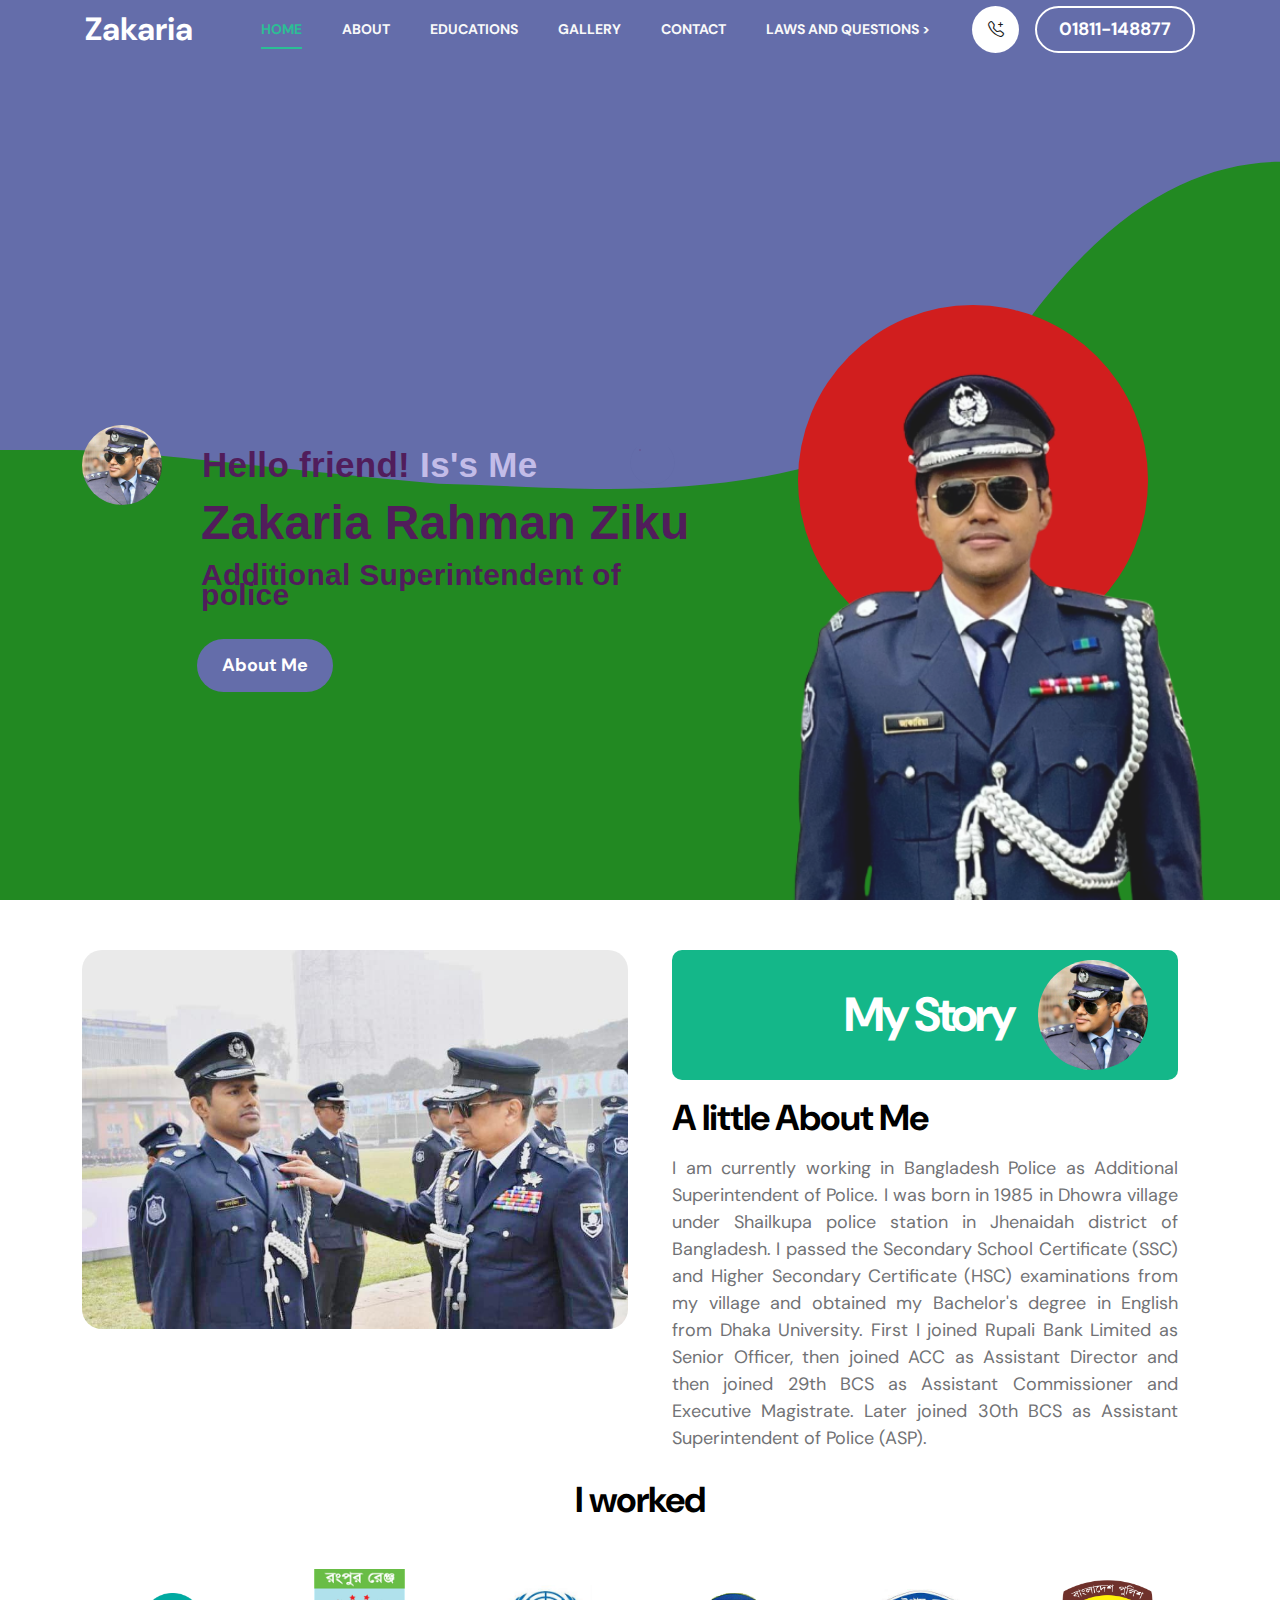
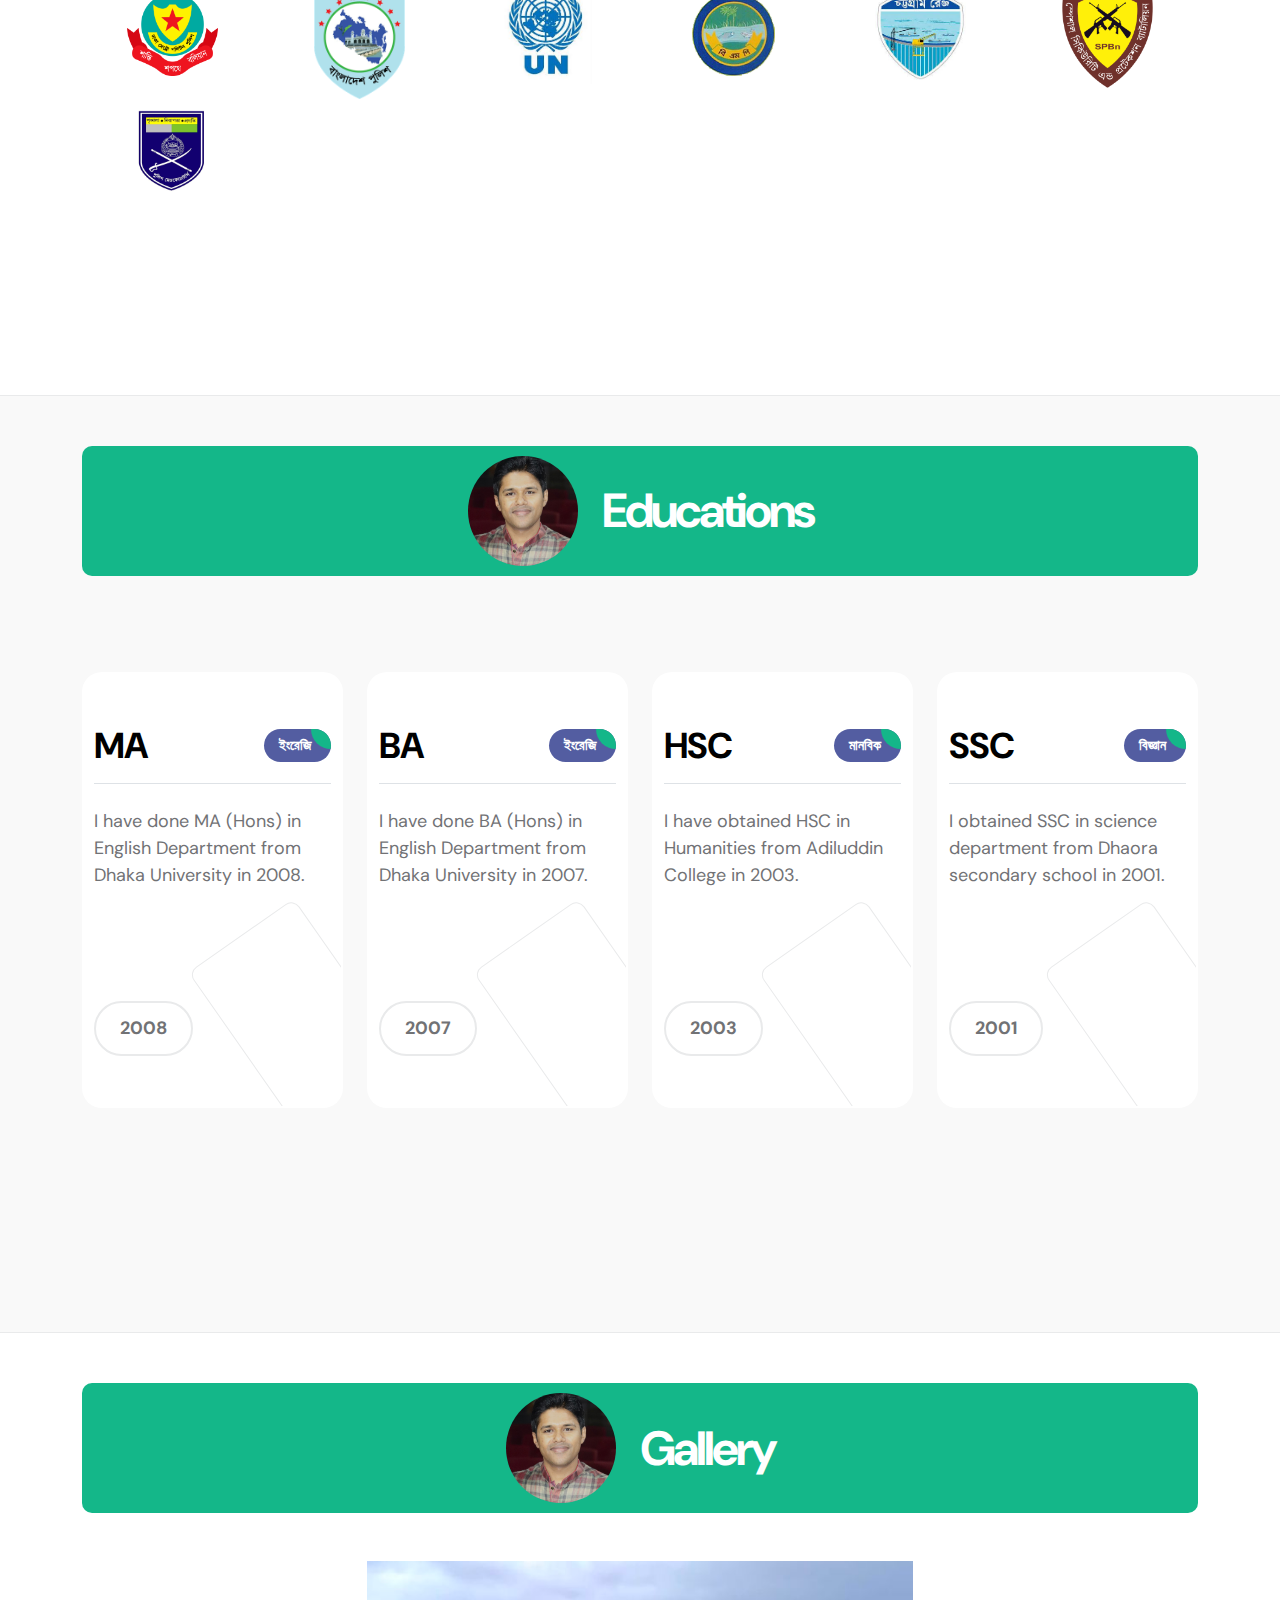
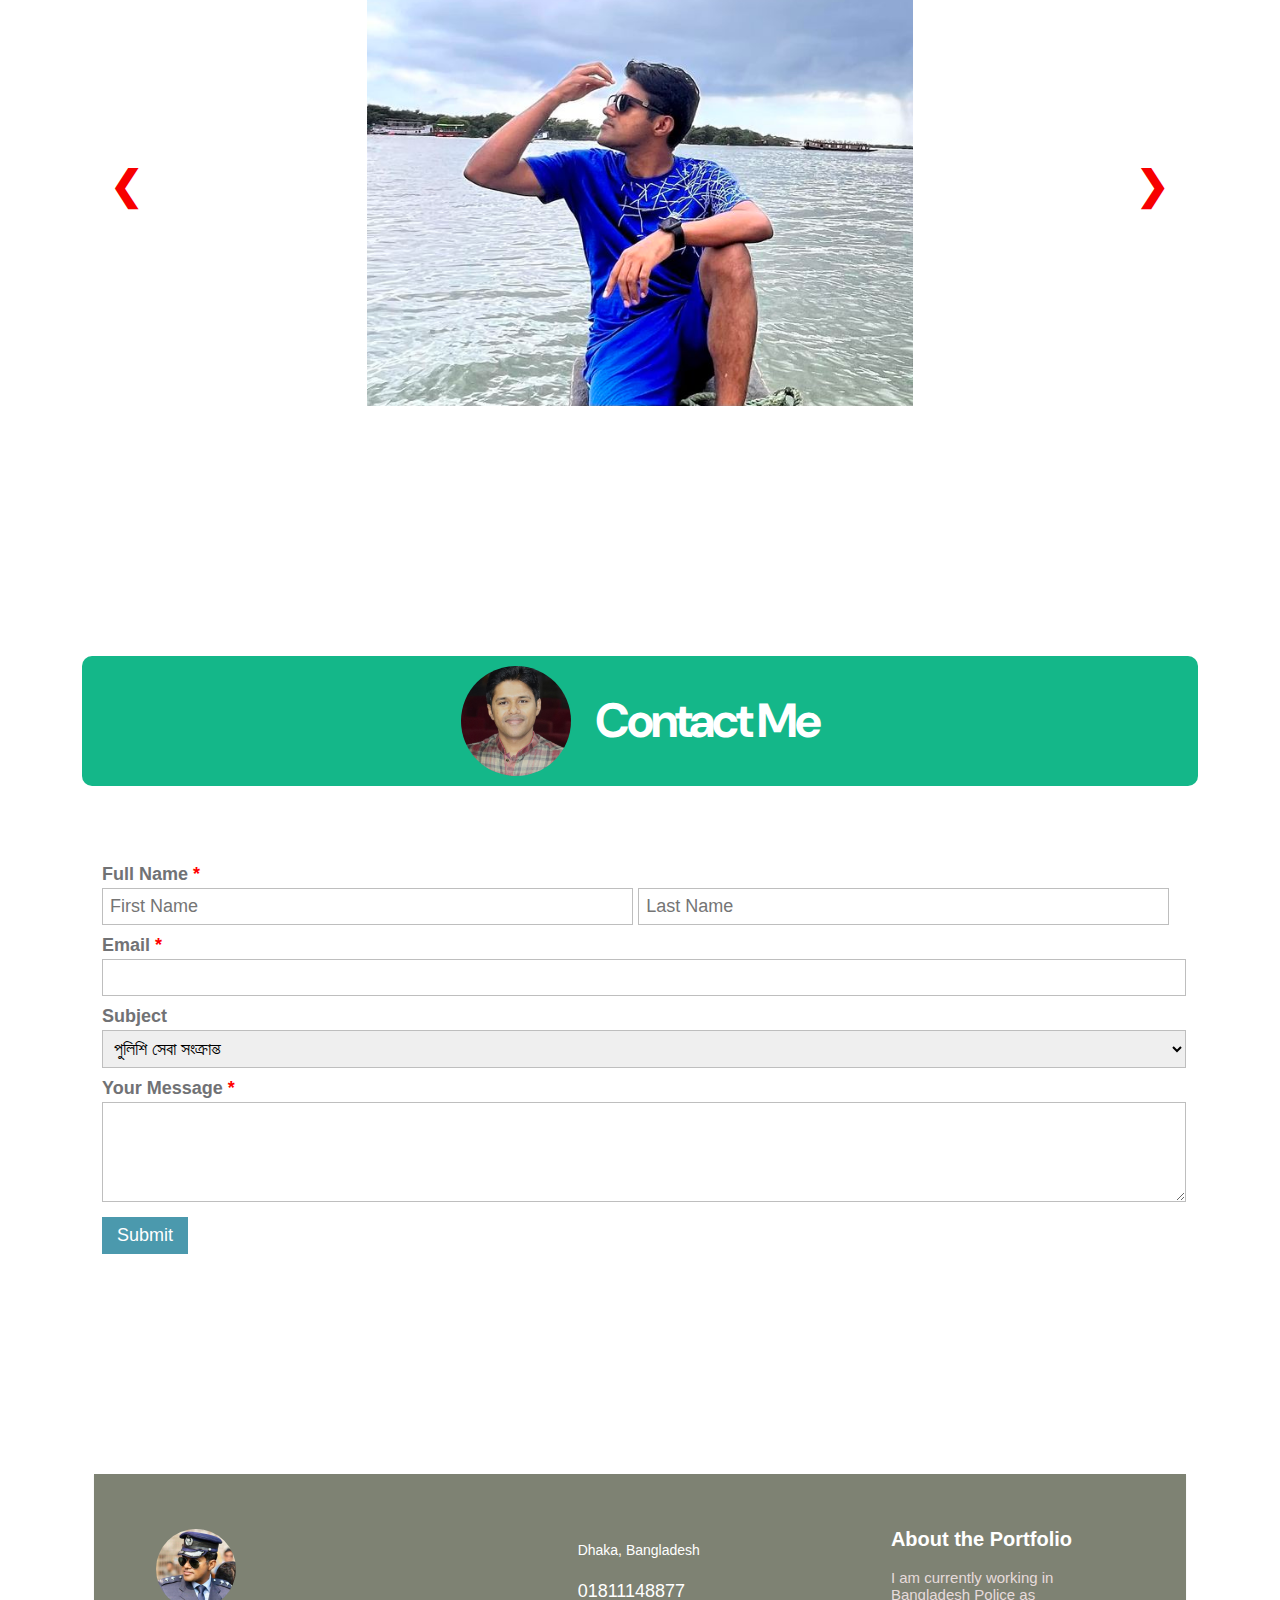
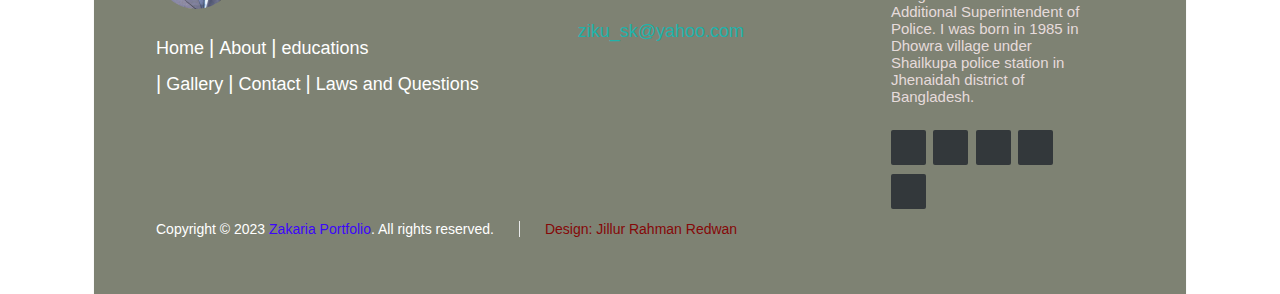
<file: index.html>
<!doctype html>
<html lang="en">
    <head>
        <meta charset="utf-8">
        <meta name="viewport" content="width=device-width, initial-scale=1">
        <meta name="description" content="">
        <meta name="author" content="Md. Zakaria Rahman Ziku">
        <title>Zakaria Rahman</title>
        <link href="https://fonts.googleapis.com/css2?family=DM+Sans:wght@400;500;700&display=swap" rel="stylesheet">
        <link href="css/bootstrap.min.css" rel="stylesheet">
        <link href="css/bootstrap-icons.css" rel="stylesheet">
        <link href="css/magnific-popup.css" rel="stylesheet">
        <link href="css/zakaria-portfolio.css" rel="stylesheet">
        <link rel="stylesheet" href="https://cdnjs.cloudflare.com/ajax/libs/font-awesome/6.4.2/css/all.min.css" integrity="sha512-z3gLpd7yknf1YoNbCzqRKc4qyor8gaKU1qmn+CShxbuBusANI9QpRohGBreCFkKxLhei6S9CQXFEbbKuqLg0DA==" crossorigin="anonymous" referrerpolicy="no-referrer" />
        <link rel="shortcut icon" href="images/happy-bearded-young-man.jpg" type="image/x-icon">
    </head>
    <body>
        <section class="preloader">
            <div class="spinner">
                <span class="spinner-rotate"></span>    
            </div>
        </section>
        <nav class="navbar navbar-expand-lg">
            <div class="container">
                <button class="navbar-toggler" type="button" data-bs-toggle="collapse" data-bs-target="#navbarNav" aria-controls="navbarNav" aria-expanded="false" aria-label="Toggle navigation">
                    <span class="navbar-toggler-icon"></span>
                </button>
                <a href="index.html" class="navbar-brand mx-auto mx-lg-0">Zakaria</a>
                <div class="d-flex align-items-center d-lg-none">
                    <i class="navbar-icon bi-telephone-plus me-3"></i>
                    <a class="custom-btn btn" href="#section_5">01811-148877</a>
                </div>
                <div class="collapse navbar-collapse" id="navbarNav">
                    <ul class="navbar-nav ms-lg-5">
                        <li class="nav-item"><a class="nav-link click-scroll" href="#section_1">Home</a></li>
                        <li class="nav-item"><a class="nav-link click-scroll" href="#section_2">About</a></li>
                        <li class="nav-item"><a class="nav-link click-scroll" href="#section_3">Educations</a></li>
                        <li class="nav-item"><a class="nav-link click-scroll" href="#section_4">Gallery</a></li>
                        <li class="nav-item"><a class="nav-link click-scroll" href="#section_5">Contact</a></li>
                        <li class="nav-item dropdown "><a class="nav-link nav-link-temp1" href="" data-bs-toggle="dropdown">Laws and Questions ></a>
                            <ul class="dropdown-menu temp-menu">
                              <li><a class="dropdown-item nav-link-temp" href="blog1.html">পুলিশি সেবা সংক্রান্ত</a></li>
                              <li><a class="dropdown-item nav-link-temp" href="blog2.html">আইন সংক্রান্ত</a></li>
                              <li><a class="dropdown-item nav-link-temp" href="blog3.html">জমি জমা সংক্রান্ত</a></li>
                              <li><a class="dropdown-item nav-link-temp" href="blog4.html">টাকা পয়সা লেনদেন সংক্রান্ত</a></li>
                              <li><hr class="dropdown-divider"></li>
                              <li><a class="dropdown-item nav-link-temp" href="blog5.html">অন্যান্য</a></li>
                            </ul>
                        </li>
                    </ul>
                    <div class="d-lg-flex align-items-center d-none ms-auto">
                        <i class="navbar-icon bi-telephone-plus me-3"></i>
                        <a class="custom-btn btn" href="#section_5">
                            01811-148877
                        </a>
                    </div>
                </div>
            </div>
        </nav>
        <main>
            <section class="hero hero-temp d-flex justify-content-center align-items-center" id="section_1">
                <div class="container">
                    <div class="row">
                        <div class="col-lg-7 col-12">
                            <div class="hero-text">
                                <div class="hero-title-wrap d-flex align-items-center mb-0">
                                    <img src="images/happy-bearded-young-man.jpg" class="avatar-image avatar-image-large img-fluid" alt="">
                                    <h2 class="hero-title ms-3 mb-0">Hello friend! <span style="color: rgb(189, 181, 230);">Is's Me</span></h2>
                                </div>
                                <h2 class="hero-p mb-3 heading">Zakaria Rahman Ziku</h2>
                                <h2 class="hero-p mb-3 designation">Additional Superintendent of police</h2>
                                <div class="header-icons">
                                    <a target="_blank" href="https://www.facebook.com/ziku.sk?mibextid=LQQJ4d"><i class="fa-brands fa-facebook"></i></a>
                                    <a target="_blank" href="https://www.facebook.com/ZakariaRahmanZiku?mibextid=LQQJ4d"><i class="fa-brands fa-facebook"></i></a>
                                    <a target="_blank" href="https://twitter.com/Ziku_ASP"><i class="fa-brands fa-twitter"></i></a>
                                    <a target="_blank" href="https://www.linkedin.com/in/md-zakaria-rahman-ziku-93071129/"><i class="fa-brands fa-linkedin"></i></a>
                                    <a target="_blank" href="https://www.instagram.com/zakariarahmanziku/?igshid=OGQ5ZDc2ODk2ZA%3D%3D"><i class="fa-brands fa-instagram"></i></a>
                                </div>
                                <p class="hero-p mb-4"><a class="btn-btn custom-btn btn custom-link" href="#section_2">About Me</a></p>
                            </div>
                        </div>
                        <div class="col-lg-5 col-12 position-relative">
                            <div class="hero-image-wrap"></div>
                            <img src="images/profileHomeLogo-removebg-preview.png" class="hero-image img-fluid" alt="Md. Zakaria Rahman Ziku">
                        </div>
                    </div>
                </div>
                <svg xmlns="http://www.w3.org/2000/svg" viewBox="0 0 1440 320"><path fill="#535da1" fill-opacity="1" d="M 0 160 L 24 160 C 48 160 100 167 156 172 C 214 173 313 188 367 112 C 410 55 452 51 488 63 C 509 65 557 114 576 133 C 617 180 656 193 712 210 C 768 235 816 213 864 186.7 C 912 160 960 128 1008 133.3 C 1056 139 1104 181 1152 202.7 C 1200 224 1248 224 1296 197.3 C 1344 171 1392 117 1416 90.7 L 1440 64 L 1440 0 L 1416 0 C 1392 0 1344 0 1296 0 C 1248 0 1200 0 1152 0 C 1104 0 1056 0 1008 0 C 960 0 912 0 864 0 C 816 0 768 0 720 0 C 672 0 624 0 576 0 C 528 0 480 0 432 0 C 384 0 336 0 288 0 C 240 0 192 0 144 0 C 96 0 48 0 24 0 L 0 0 Z"></path></svg>
            </section>
            <section class="about section-padd-profile" id="section_2">
                <div class="container">
                    <div class="row">
                        <div class="col-lg-6 col-12">
                            <img src="images/couple-working-from-home-together-sofa.jpg" class="about-image img-fluid" alt="">
                        </div>
                        <div class="col-lg-6 col-12 mt-5 mt-lg-0">
                            <div class="about-thumb">
                                <div class="section-title-wrap d-flex justify-content-end align-items-center mb-2">
                                    <h2 class="text-white me-4 mb-0">My Story</h2>
                                    <img src="images/happy-bearded-young-man.jpg" class="avatar-image img-fluid" alt="">
                                </div>
                                <h3 class="pt-2 mb-3">A little About Me</h3>
                                <p class="text_justify">I am currently working in Bangladesh Police as Additional Superintendent of Police. I was born in 1985 in Dhowra village under Shailkupa police station in Jhenaidah district of Bangladesh. I passed the Secondary School Certificate (SSC) and Higher Secondary Certificate (HSC) examinations from my village and obtained my Bachelor's degree in English from Dhaka University. First I joined Rupali Bank Limited as Senior Officer, then joined ACC as Assistant Director and then joined 29th BCS as Assistant Commissioner and Executive Magistrate. Later joined 30th BCS as Assistant Superintendent of Police (ASP).</p>
                            </div>
                        </div>

                    </div>
                </div>
            </section>
            <section class="works section-padd-posting">
                <div class="container">
                    <div class="align-items-center">
                        <div class="col-lg-12 col-12">
                            <h3 class="text-center mb-5">I worked</h3>
                        </div>
                        <div class="grid">
                            <img src="images/dmp.svg.png" class="works-image img-fluid" alt="">
                            <img src="images/rangpur-range.png" class="works-image img-fluid" alt="">
                            <img src="images/un.jpg" class="works-image img-fluid" alt="">
                            <img src="images/bmp.png" class="works-image img-fluid" alt="">
                            <img src="images/cittagng.jpg" class="works-image img-fluid" alt="">
                            <img src="images/spbn.svg.png" class="works-image img-fluid" alt="">
                            <img src="images/phq.jpg" class="works-image img-fluid" alt="">
                        </div>
                    </div>
                </div>
            </section>
            <section class="educations section-padding" id="section_3">
                <div class="container">
                    <div class="row">
                        <div class="col-lg-12 col-12 mx-auto">
                            <div class="section-title-wrap educations-temp d-flex justify-content-center align-items-center mb-5">
                                <img src="images/Ziku3.jpeg" class="avatar-image img-fluid" alt="">
                                <h2 class="text-white ms-4 mb-0">Educations</h2>
                            </div>
                            <div class="row pt-lg-5">
                                <div class="col-lg-3 col-8 m-auto">
                                    <div class="educations-thumb">
                                        <div class="d-flex flex-wrap align-items-center border-bottom mb-4 pb-3">
                                            <h3 class="mb-0">MA</h3>
                                            <div class="educations-price-wrap ms-auto">
                                                <p class="educations-price-text mb-0">ইংরেজি</p>
                                                <div class="educations-price-overlay"></div>
                                            </div>
                                        </div>
                                        <p style="margin-top: 1px;margin-bottom: 6rem;">I have done MA (Hons) in English Department from Dhaka University in 2008.</p>
                                        <a href="" class="custom-btn custom-border-btn btn mt-3">2008</a>
                                        <div class="educations-icon-wrap d-flex justify-content-center align-items-center">
                                           <img class="educations-icon bi-globe" src="images/Dhaka-University.jpg" alt="">
                                        </div>
                                    </div>
                                </div>
                                <div class="col-lg-3 col-8 m-auto">
                                    <div class="educations-thumb educations-thumb-up">
                                        <div class="d-flex flex-wrap align-items-center border-bottom mb-4 pb-3">
                                            <h3 class="mb-0">BA</h3>

                                            <div class="educations-price-wrap ms-auto">
                                                <p class="educations-price-text mb-0">ইংরেজি</p>
                                                <div class="educations-price-overlay"></div>
                                            </div>
                                        </div>
                                        <p style="margin-top: 1px;margin-bottom: 6rem;">I have done BA (Hons) in English Department from Dhaka University in 2007.</p>
                                        <a href="#" class="custom-btn custom-border-btn btn mt-3">2007</a>
                                        <div class="educations-icon-wrap d-flex justify-content-center align-items-center">
                                            <img class="educations-icon bi-globe" src="images/Dhaka-University.jpg" alt="">
                                         </div>
                                    </div>
                                </div>
                                <div class="col-lg-3 col-8 m-auto">
                                    <div class="educations-thumb">
                                        <div class="d-flex flex-wrap align-items-center border-bottom mb-4 pb-3">
                                            <h3 class="mb-0">HSC</h3>
                                            <div class="educations-price-wrap ms-auto">
                                                <p class="educations-price-text mb-0">মানবিক</p>
                                                <div class="educations-price-overlay"></div>
                                            </div>
                                        </div>
                                        <p style="margin-top: 1px;margin-bottom: 6rem;">I have obtained HSC in Humanities from Adiluddin College in 2003. </p>
                                        <a href="#" class="custom-btn custom-border-btn btn mt-3">2003</a>
                                        <div class="educations-icon-wrap d-flex justify-content-center align-items-center">
                                            <img class="educations-icon bi-globe" src="images/adil.jpg" alt="">
                                         </div>
                                    </div>
                                </div>
                                <div class="col-lg-3 col-8 m-auto">
                                    <div class="educations-thumb educations-thumb-up">
                                        <div class="d-flex flex-wrap align-items-center border-bottom mb-4 pb-3">
                                            <h3 class="mb-0">SSC</h3>
                                            <div class="educations-price-wrap ms-auto">
                                                <p class="educations-price-text mb-0">বিজ্ঞান</p>
                                                <div class="educations-price-overlay"></div>
                                            </div>
                                        </div>
                                        <p style="margin-top: 1px;margin-bottom: 6rem;">I obtained SSC in science department from Dhaora secondary school in 2001.</p>
                                        <a href="#" class="custom-btn custom-border-btn btn mt-3">2001</a>
                                        <div class="educations-icon-wrap d-flex justify-content-center align-items-center">
                                            <img class="educations-icon bi-globe" src="images/ddd.jpeg" alt="">
                                         </div>
                                    </div>
                                </div>
                            </div>
                        </div>
                    </div>
                </div>
            </section>
            <section class="contact section-padding" id="section_4">            
                <div class="container">
                    <div class="section-title-wrap educations-temp d-flex justify-content-center align-items-center mb-5">
                        <img src="images/Ziku3.jpeg" class="avatar-image img-fluid" alt="">
                        <h2 class="text-white ms-4 mb-0">Gallery</h2>
                    </div>
                    <!-- The four columns -->
                    <div class="container">
                        <div class="mySlides">
                          <img src="images/1.jpg" style="width:100%">
                        </div>                   
                        <div class="mySlides">
                          <img src="images/2.jpg" style="width:100%">
                        </div>                     
                        <div class="mySlides">
                          <img src="images/3.jpg" style="width:100%">
                        </div>                         
                        <div class="mySlides">
                          <img src="images/4.jpg" style="width:100%">
                        </div>                      
                        <div class="mySlides">
                          <img src="images/5.jpg" style="width:100%">
                        </div>                         
                        <div class="mySlides">
                          <img src="images/6.jpg" style="width:100%">
                        </div>
                        <div class="mySlides">
                          <img src="images/7.jpg" style="width:100%">
                        </div>                     
                        <div class="mySlides">
                          <img src="images/8.jpg" style="width:100%">
                        </div>                    
                        <div class="mySlides">
                          <img src="images/9.jpg" style="width:100%">
                        </div>                        
                        <div class="mySlides">
                          <img src="images/10.jpg" style="width:100%">
                        </div>                     
                        <div class="mySlides">
                          <img src="images/11.jpg" style="width:100%">
                        </div>                         
                        <div class="mySlides">
                          <img src="images/12.jpg" style="width:100%">
                        </div>  
                        <div class="mySlides">
                        <img src="images/13.jpg" style="width:100%">
                        </div>                   
                        <div class="mySlides">
                        <img src="images/14.jpeg" style="width:100%">
                        </div>                     
                        <div class="mySlides">
                        <img src="images/15.jpg" style="width:100%">
                        </div>                         
                        <div class="mySlides">
                        <img src="images/16.jpeg" style="width:100%">
                        </div>                      
                        <div class="mySlides">
                        <img src="images/17.jpg" style="width:100%">
                        </div>                         
                        <div class="mySlides">
                        <img src="images/18.jpeg" style="width:100%">
                        </div>
                        <div class="mySlides">
                        <img src="images/19.jpeg" style="width:100%">
                        </div>                     
                        <div class="mySlides">
                        <img src="images/20.jpeg" style="width:100%">
                        </div>                    
                        <div class="mySlides">
                        <img src="images/21.jpeg" style="width:100%">
                        </div>                        
                        <div class="mySlides">
                        <img src="images/22.jpeg" style="width:100%">
                        </div>                     
                        <div class="mySlides">
                        <img src="images/23.jpeg" style="width:100%">
                        </div>                         
                        <div class="mySlides">
                        <img src="images/24.jpeg" style="width:100%">
                        </div>   
                        <div class="mySlides">
                            <img src="images/25.jpeg" style="width:100%">
                          </div>                   
                          <div class="mySlides">
                            <img src="images/26.jpeg" style="width:100%">
                          </div>                     
                          <div class="mySlides">
                            <img src="images/27.jpeg" style="width:100%">
                          </div>                         
                          <div class="mySlides">
                            <img src="images/28.jpeg" style="width:100%">
                          </div>                      
                          <div class="mySlides">
                            <img src="images/29.jpeg" style="width:100%">
                          </div>                         
                          <div class="mySlides">
                            <img src="images/30.jpeg" style="width:100%">
                          </div>
                          <div class="mySlides">
                            <img src="images/31.jpeg" style="width:100%">
                          </div>                     
                          <div class="mySlides">
                            <img src="images/32.jpeg" style="width:100%">
                          </div>                    
                          <div class="mySlides">
                            <img src="images/33.jpeg" style="width:100%">
                          </div>                        
                          <div class="mySlides">
                            <img src="images/34.jpeg" style="width:100%">
                          </div>                     
                          <div class="mySlides">
                            <img src="images/35.jpeg" style="width:100%">
                          </div>                         
                        <a class="prev" onclick="plusSlides(-1)">❮</a>
                        <a class="next" onclick="plusSlides(1)">❯</a>                     
                    </div>
                </div>
        </section>
            <section class="contact section-padding" id="section_5">            
                <!-- contact section -->
                <div class="container">
                    <div class="section-title-wrap educations-temp d-flex justify-content-center align-items-center mb-5">
                        <img src="images/Ziku3.jpeg" class="avatar-image img-fluid" alt="">
                        <h2 class="text-white ms-4 mb-0">Contact Me</h2>
                    </div>
                    <form action="https://formspree.io/f/mwkdvdap"method="POST">
                        <ul class="form-style-1">
                            <li><label>Full Name <span class="required">*</span></label>
                                <input type="text" name="field1" class="field-divided" placeholder="First Name" /> 
                                <input type="text" name="field2" class="field-divided" placeholder="Last Name" />
                            </li>
                            <li>
                                <label>Email <span class="required">*</span></label>
                                <input type="email" name="field3" class="field-long" />
                            </li>
                            <li>
                                <label>Subject</label>
                                <select name="field4" class="field-select">
                                <option value="পুলিশি সেবা সংক্রান্ত">পুলিশি সেবা সংক্রান্ত</option>
                                <option value="আইন সংক্রান্ত">আইন সংক্রান্ত</option>
                                <option value="জমি জমা সংক্রান্ত">জমি জমা সংক্রান্ত</option>
                                <option value="টাকা পয়সা লেনদেন সংক্রান্ত">টাকা পয়সা লেনদেন সংক্রান্ত</option>
                                <option value="অন্যান্য">অন্যান্য</option>
                                </select>
                            </li>
                            <li>
                                <label>Your Message <span class="required">*</span></label>
                                <textarea name="field5" id="field5" class="field-long field-textarea"></textarea>
                            </li>
                            <li>
                                <input type="submit" value="Submit" />
                            </li>
                        </ul>
                    </form>
                </div>
        </section>
    </main> 
		<div class="container">
			<div class="container">
            <footer class="footer-distributed"id="section_6">
                <div class="container">
                    <div class="footer-left">
                        <img src="images/happy-bearded-young-man.jpg" class="avatar-image avatar-image-large img-fluid" alt="">
                        <p class="footer-links">
                            <a href="#section_1" class="link-1">Home</a>	
                            <a href="#section_2">About</a>
                            <a href="#section_3">educations</a>
                            <br>
                            <a href="#section_4">Gallery</a>
                            <a href="#section_5">Contact</a>
                            <a href="blog1.html">Laws and Questions</a>
                        </p>
                    </div>
                    <div class="footer-center">
                        <div>
                            <i class="fa-solid fa-location-dot"></i>
                            <p><span>Dhaka, Bangladesh</p>
                        </div>
                        <div>
                            <i class="fa-solid fa-phone"></i>
                            <p>01811148877</p>
                        </div>
                        <div>
                            <i class="fa fa-envelope"></i>
                            <p><a href="mailto:ziku_sk@yahoo.com">ziku_sk@yahoo.com</a></p>
                        </div>
                    </div>
                    <div class="footer-right">
                        <p class="footer-company-about">
                            <span style="font-size: 20px;">About the Portfolio</span>
                            <p style="color: rgb(230, 219, 219); font-size: 15px;">I am currently working in Bangladesh Police as Additional Superintendent of Police. I was born in 1985 in Dhowra village under Shailkupa police station in Jhenaidah district of Bangladesh.</p>
                        </p>
                        <div class="footer-icons">
                            <a target="_blank" href="https://www.facebook.com/ziku.sk?mibextid=LQQJ4d"><i class="fa-brands fa-facebook"></i></a>
                            <a target="_blank" href="https://www.facebook.com/ZakariaRahmanZiku?mibextid=LQQJ4d"><i class="fa-brands fa-facebook"></i></a>
                            <a target="_blank" href="https://twitter.com/Ziku_ASP"><i class="fa-brands fa-twitter"></i></a>
                            <a target="_blank" href="https://www.linkedin.com/in/md-zakaria-rahman-ziku-93071129/"><i class="fa-brands fa-linkedin"></i></a>
                            <a target="_blank" href="https://www.instagram.com/zakariarahmanziku/?igshid=OGQ5ZDc2ODk2ZA%3D%3D"><i class="fa-brands fa-instagram"></i></a>
                            
                        </div>
                    </div>
                    <p class="mb-0">
                        <span class="copyright-text text-white">Copyright © 2023 <a href="#" style="color: rgb(60, 7, 250);">Zakaria Portfolio</a>. All rights reserved.</span>
                        <a rel="sponsored" href="https://facebook.com/jillurrahmanredwan" target="_blank" style="color: rgb(133, 8, 8); font-size: 14px;">Design: Jillur Rahman Redwan</a>
                    </p>
                </div>
		    </footer>
        </div>
        <!-- JAVASCRIPT FILES -->
        <script src="js/jquery.min.js"></script>
        <script src="js/bootstrap.min.js"></script>
        <script src="js/jquery.sticky.js"></script>
        <script src="js/click-scroll.js"></script>
        <script src="js/jquery.magnific-popup.min.js"></script>
        <script src="js/magnific-popup-options.js"></script>
        <script src="js/custom.js"></script>
    </body>
</html>
</file>
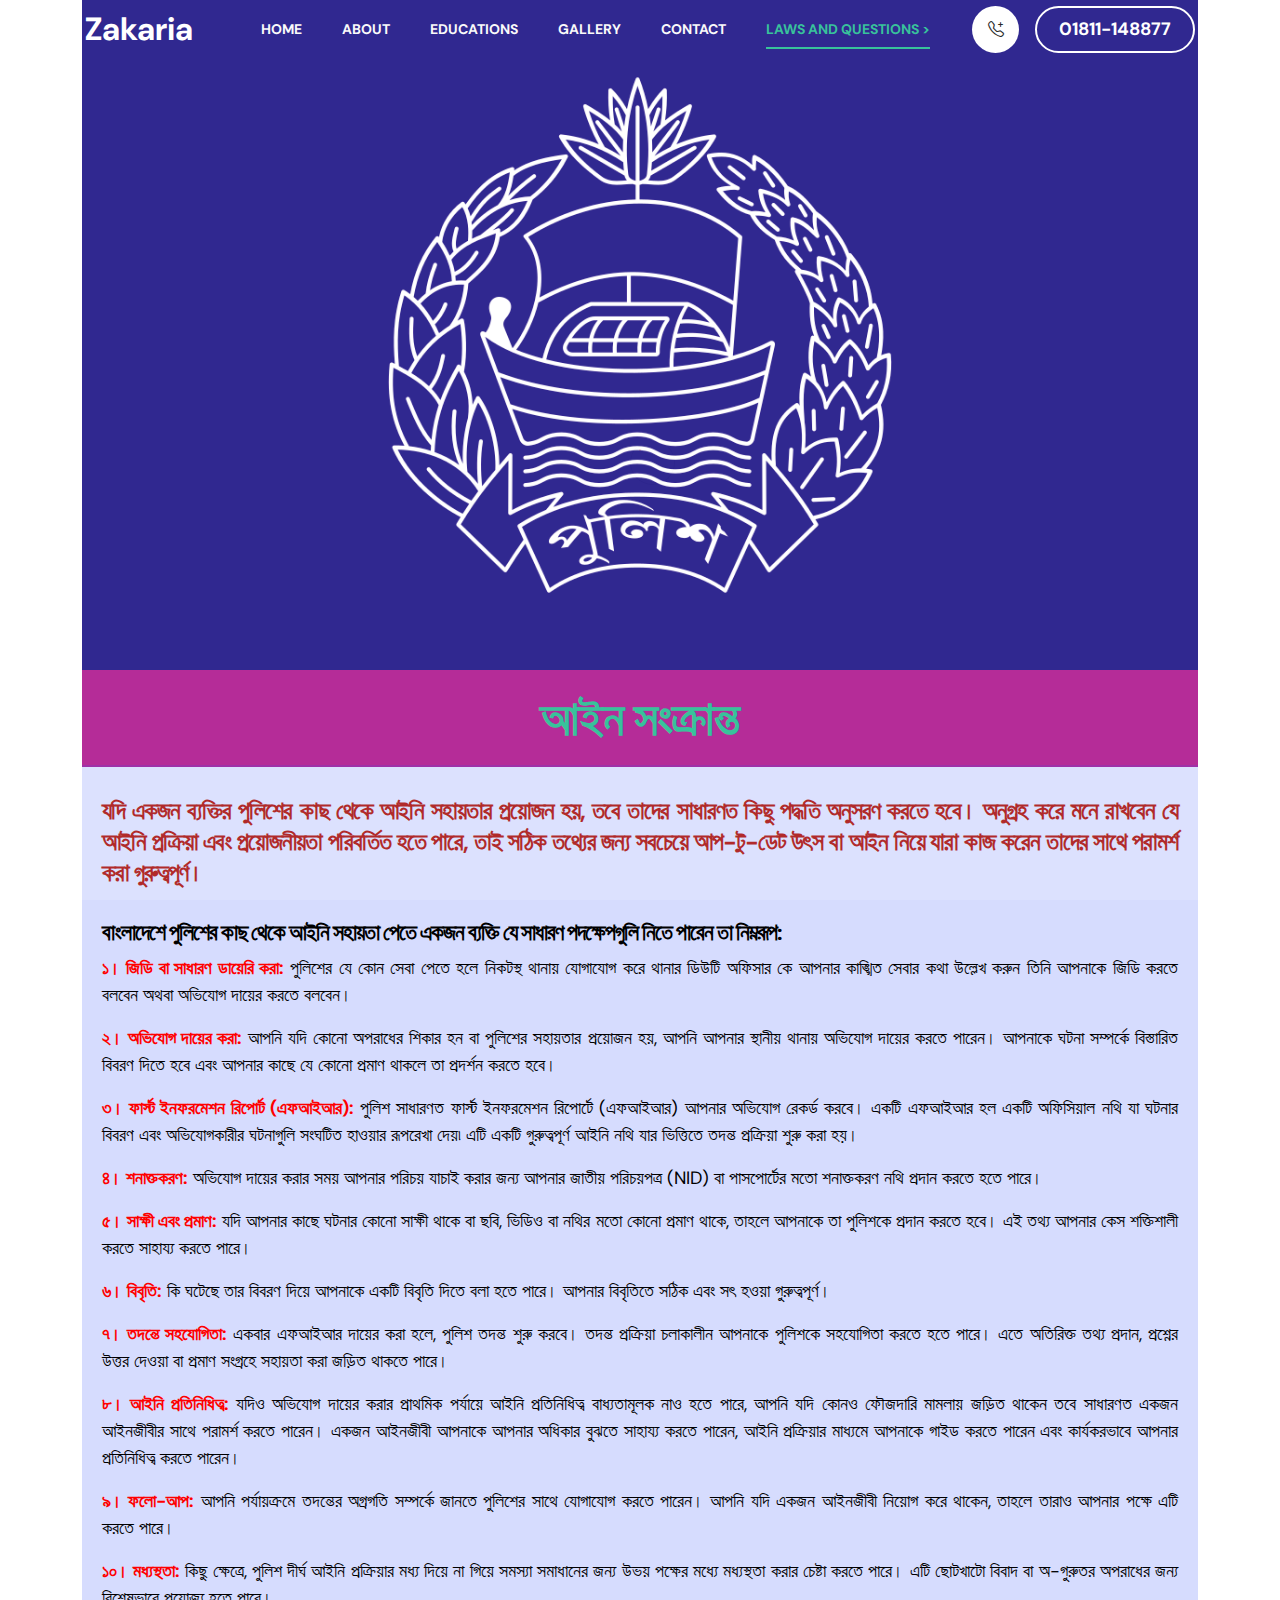
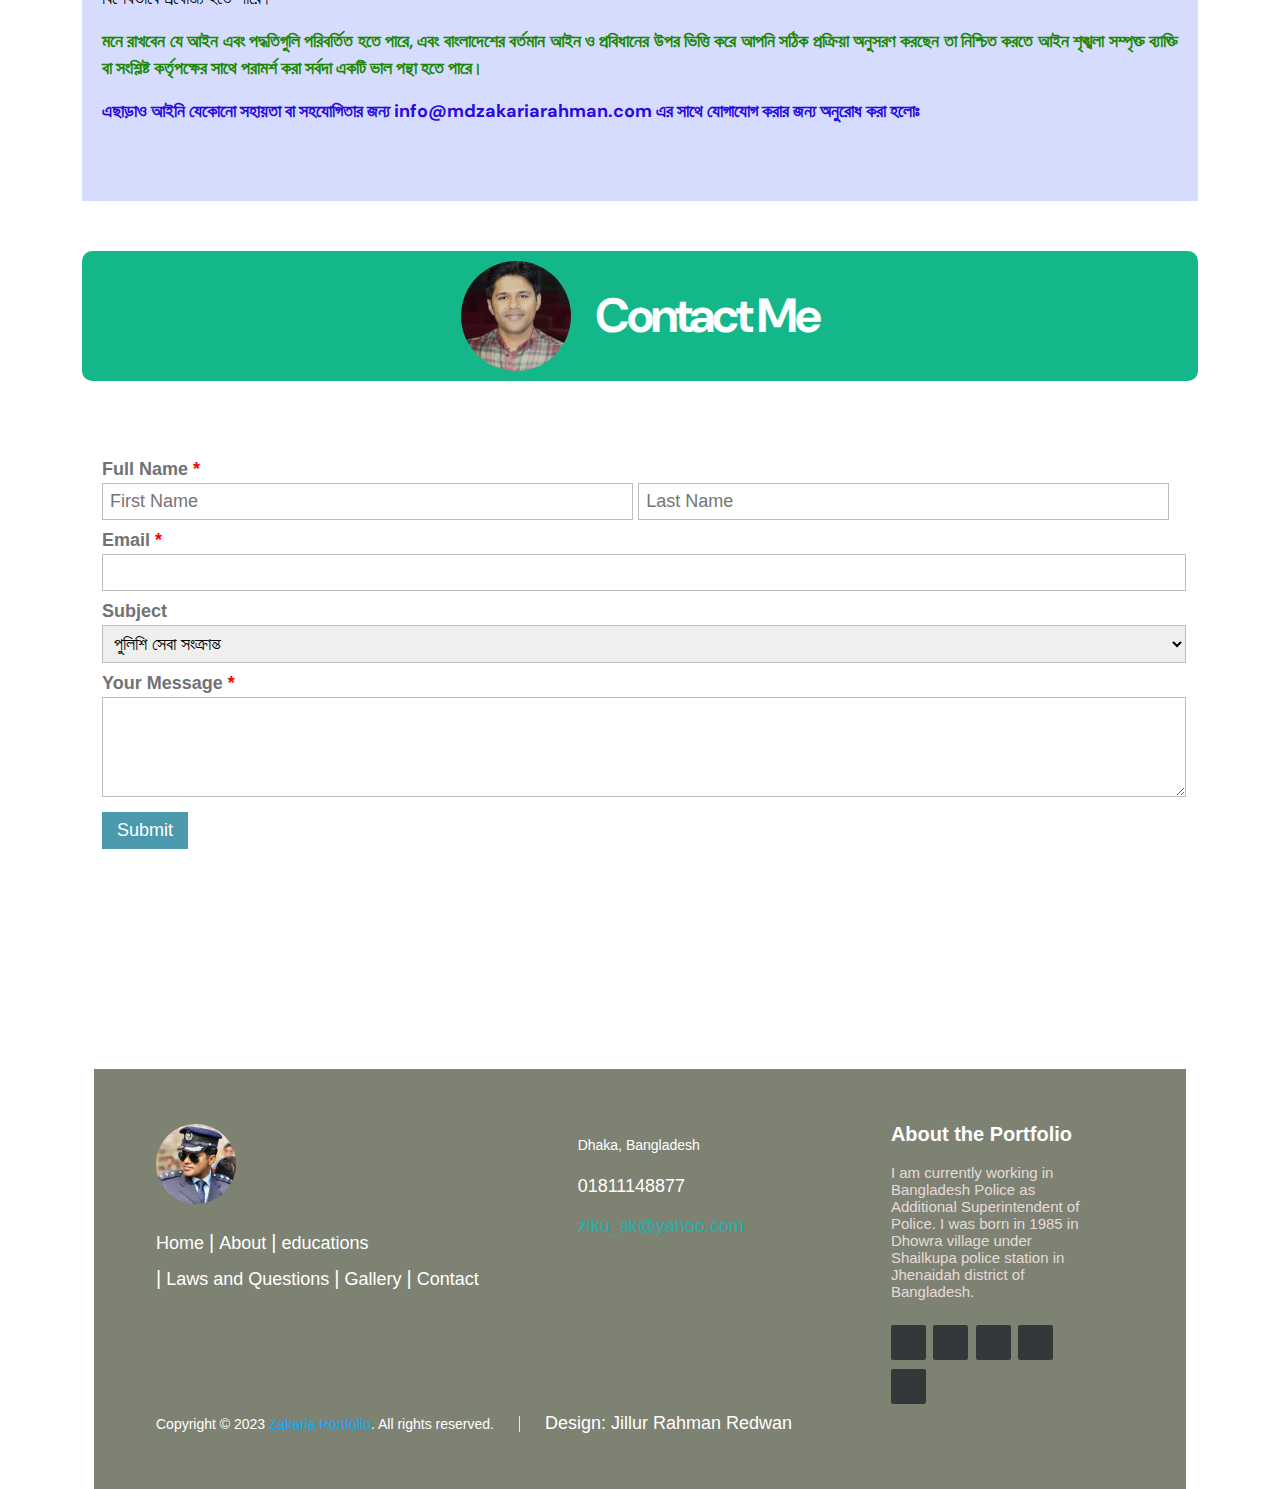
<file: blog2.html>
<!doctype html>
<html lang="en">
    <head>
        <meta charset="utf-8">
        <meta name="viewport" content="width=device-width, initial-scale=1">
        <meta name="description" content="">
        <meta name="author" content="Md. Zakaria Rahman Ziku">
        <title>আইন সংক্রান্ত</title>
        <link href="https://fonts.googleapis.com/css2?family=DM+Sans:wght@400;500;700&display=swap" rel="stylesheet">
        <link href="css/bootstrap.min.css" rel="stylesheet">
        <link href="css/bootstrap-icons.css" rel="stylesheet">
        <link href="css/magnific-popup.css" rel="stylesheet">
        <link href="css/zakaria-portfolio.css" rel="stylesheet">
        <link rel="stylesheet" href="https://cdnjs.cloudflare.com/ajax/libs/font-awesome/6.4.2/css/all.min.css" integrity="sha512-z3gLpd7yknf1YoNbCzqRKc4qyor8gaKU1qmn+CShxbuBusANI9QpRohGBreCFkKxLhei6S9CQXFEbbKuqLg0DA==" crossorigin="anonymous" referrerpolicy="no-referrer" />
        <link rel="shortcut icon" href="images/happy-bearded-young-man.jpg" type="image/x-icon">
        <style>
            .navbar-nav .nav-link-temp2:after {
                content: "";
                background: #14b789;
                position: absolute;
                bottom: 6px;
                right: 0;
                left: 0;
                width: 100%;
                height: 2px;
            }
            .airticle-head{
                text-align: center;
                padding: 20px 0;
                letter-spacing: 0;
                background-color: rgb(168, 5, 133);
            }
            .airticle-body .airticle-img{
                width: 100%;
                max-width: 100%;
            }
            
            /* main content start*/
            .article-content{
                text-align: justify;
                background-color: rgba(6, 42, 247, 0.164);
                padding: 30px 20px 60px 20px;
                margin-top: -10px;
            }
            .article-content h5{
                color: rgb(163, 3, 3);
            }
            .article-content p{
                color: rgb(0, 0, 0);
            }
            .article-content span{
                font-weight: bolder;
                color: red;
            }
            .article-content .last1{
                font-weight: bolder;
                color: rgb(28, 136, 6);
            }
            .article-content .last2{
                font-weight: bolder;
                color: rgb(42, 9, 228);
            }
            /* main content end */
        </style>
    </head>
    <body>
        <section class="preloader">
            <div class="spinner">
                <span class="spinner-rotate"></span>    
            </div>
        </section>
        <nav class="navbar navbar-expand-lg"">
            <div class="container">
                <button class="navbar-toggler" type="button" data-bs-toggle="collapse" data-bs-target="#navbarNav" aria-controls="navbarNav" aria-expanded="false" aria-label="Toggle navigation">
                    <span class="navbar-toggler-icon"></span>
                </button>
                <a href="index.html" class="navbar-brand mx-auto mx-lg-0">Zakaria</a>
                <div class="d-flex align-items-center d-lg-none">
                    <i class="navbar-icon bi-telephone-plus me-3"></i>
                    <a class="custom-btn btn" href="#section_5">01811-148877</a>
                </div>
                <div class="collapse navbar-collapse" id="navbarNav">
                    <ul class="navbar-nav ms-lg-5">
                        <li class="nav-item"><a class="nav-link" href="index.html">Home</a></li>
                        <li class="nav-item"><a class="nav-link" href="index.html">About</a></li>
                        <li class="nav-item"><a class="nav-link" href="index.html">Educations</a></li>
                        <li class="nav-item"><a class="nav-link" href="index.html">Gallery</a></li>
                        <li class="nav-item"><a class="nav-link" href="#contact_blog">Contact</a></li>
                        <li class="nav-item dropdown drop-a"><a class="drop nav-link nav-link-temp2" href="blog1.html" data-bs-toggle="dropdown" style="color: #14b789;">Laws and Questions ></a>
                            <ul class="dropdown-menu">
                              <li><a class="dropdown-item" href="blog1.html">পুলিশি সেবা সংক্রান্ত</a></li>
                              <li><a class="dropdown-item text-danger" href="blog2.html">আইন সংক্রান্ত</a></li>
                              <li><a class="dropdown-item" href="blog3.html">জমি জমা সংক্রান্ত</a></li>
                              <li><a class="dropdown-item" href="blog4.html">টাকা পয়সা লেনদেন সংক্রান্ত</a></li>
                              <li><hr class="dropdown-divider"></li>
                              <li><a class="dropdown-item temp5" href="blog5.html">অন্যান্য</a></li>
                            </ul>
                        </li>
                    </ul>
                    <div class="d-lg-flex align-items-center d-none ms-auto">
                        <i class="navbar-icon bi-telephone-plus me-3"></i>
                        <a class="custom-btn btn" href="#section_5">
                            01811-148877
                        </a>
                    </div>
                </div>
            </div>
        </nav>
        <!-- Navber End -->


        <div class="container">
            <div class="airticle-body">
                <img class="airticle-img" src="images/Bangladesh_Police_Flag.png" alt="">
            </div>
            <h2 class="airticle-head">আইন সংক্রান্ত</h2>
            <div class="article-content">
                <h5>
                    যদি একজন ব্যক্তির পুলিশের কাছ থেকে আইনি সহায়তার প্রয়োজন হয়, তবে তাদের সাধারণত কিছু পদ্ধতি অনুসরণ করতে হবে। অনুগ্রহ করে মনে রাখবেন যে আইনি প্রক্রিয়া এবং প্রয়োজনীয়তা পরিবর্তিত হতে পারে, তাই সঠিক তথ্যের জন্য সবচেয়ে আপ-টু-ডেট উৎস বা আইন নিয়ে যারা কাজ করেন তাদের সাথে পরামর্শ করা গুরুত্বপূর্ণ।
                </h5>
                <br>
                <h6>
                    বাংলাদেশে পুলিশের কাছ থেকে আইনি সহায়তা পেতে একজন ব্যক্তি যে সাধারণ পদক্ষেপগুলি নিতে পারেন তা নিম্নরূপ:
                </h6>
                <p>
                    <span>১। জিডি বা সাধারণ ডায়েরি করা:</span> পুলিশের যে কোন সেবা পেতে হলে নিকটস্থ থানায় যোগাযোগ করে থানার ডিউটি অফিসার কে আপনার কাঙ্খিত সেবার কথা উল্লেখ করুন তিনি আপনাকে জিডি করতে বলবেন অথবা অভিযোগ দায়ের করতে বলবেন। 
                </p>
                <p>
                    <span>২। অভিযোগ দায়ের করা:</span> আপনি যদি কোনো অপরাধের শিকার হন বা পুলিশের সহায়তার প্রয়োজন হয়, আপনি আপনার স্থানীয় থানায় অভিযোগ দায়ের করতে পারেন। আপনাকে ঘটনা সম্পর্কে বিস্তারিত বিবরণ দিতে হবে এবং আপনার কাছে যে কোনো প্রমাণ থাকলে তা প্রদর্শন করতে হবে।
                </p>
                <p>
                    <span>৩। ফার্স্ট ইনফরমেশন রিপোর্ট (এফআইআর):</span> পুলিশ সাধারণত ফার্স্ট ইনফরমেশন রিপোর্টে (এফআইআর) আপনার অভিযোগ রেকর্ড করবে। একটি এফআইআর হল একটি অফিসিয়াল নথি যা ঘটনার বিবরণ এবং অভিযোগকারীর ঘটনাগুলি সংঘটিত হাওয়ার রূপরেখা দেয়৷ এটি একটি গুরুত্বপূর্ণ আইনি নথি যার ভিত্তিতে তদন্ত প্রক্রিয়া শুরু করা হয়।
                </p>
                <p>
                    <span>৪। শনাক্তকরণ:</span> অভিযোগ দায়ের করার সময় আপনার পরিচয় যাচাই করার জন্য আপনার জাতীয় পরিচয়পত্র (NID) বা পাসপোর্টের মতো শনাক্তকরণ নথি প্রদান করতে হতে পারে।
                </p>
                <p>
                    <span>৫। সাক্ষী এবং প্রমাণ:</span> যদি আপনার কাছে ঘটনার কোনো সাক্ষী থাকে বা ছবি, ভিডিও বা নথির মতো কোনো প্রমাণ থাকে, তাহলে আপনাকে তা পুলিশকে প্রদান করতে হবে। এই তথ্য আপনার কেস শক্তিশালী করতে সাহায্য করতে পারে।
                </p>
                <p>
                    <span>৬। বিবৃতি:</span> কি ঘটেছে তার বিবরণ দিয়ে আপনাকে একটি বিবৃতি দিতে বলা হতে পারে। আপনার বিবৃতিতে সঠিক এবং সৎ হওয়া গুরুত্বপূর্ণ।
                </p>
                <p>
                    <span>৭। তদন্তে সহযোগিতা:</span> একবার এফআইআর দায়ের করা হলে, পুলিশ তদন্ত শুরু করবে। তদন্ত প্রক্রিয়া চলাকালীন আপনাকে পুলিশকে সহযোগিতা করতে হতে পারে। এতে অতিরিক্ত তথ্য প্রদান, প্রশ্নের উত্তর দেওয়া বা প্রমাণ সংগ্রহে সহায়তা করা জড়িত থাকতে পারে। 
                </p>
                <p>
                    <span>৮। আইনি প্রতিনিধিত্ব:</span> যদিও অভিযোগ দায়ের করার প্রাথমিক পর্যায়ে আইনি প্রতিনিধিত্ব বাধ্যতামূলক নাও হতে পারে, আপনি যদি কোনও ফৌজদারি মামলায় জড়িত থাকেন তবে সাধারণত একজন আইনজীবীর সাথে পরামর্শ করতে পারেন। একজন আইনজীবী আপনাকে আপনার অধিকার বুঝতে সাহায্য করতে পারেন, আইনি প্রক্রিয়ার মাধ্যমে আপনাকে গাইড করতে পারেন এবং কার্যকরভাবে আপনার প্রতিনিধিত্ব করতে পারেন।
                </p>
                <p>
                    <span>৯। ফলো-আপ:</span> আপনি পর্যায়ক্রমে তদন্তের অগ্রগতি সম্পর্কে জানতে পুলিশের সাথে যোগাযোগ করতে পারেন। আপনি যদি একজন আইনজীবী নিয়োগ করে থাকেন, তাহলে তারাও আপনার পক্ষে এটি করতে পারে।
                </p>
                <p>
                    <span>১০। মধ্যস্থতা:</span> কিছু ক্ষেত্রে, পুলিশ দীর্ঘ আইনি প্রক্রিয়ার মধ্য দিয়ে না গিয়ে সমস্যা সমাধানের জন্য উভয় পক্ষের মধ্যে মধ্যস্থতা করার চেষ্টা করতে পারে। এটি ছোটখাটো বিবাদ বা অ-গুরুতর অপরাধের জন্য বিশেষভাবে প্রযোজ্য হতে পারে।
                </p>
                <p class="last1">
                    মনে রাখবেন যে আইন এবং পদ্ধতিগুলি পরিবর্তিত হতে পারে, এবং বাংলাদেশের বর্তমান আইন ও প্রবিধানের উপর ভিত্তি করে আপনি সঠিক প্রক্রিয়া অনুসরণ করছেন তা নিশ্চিত করতে আইন শৃঙ্খলা সম্পৃক্ত ব্যাক্তি বা সংশ্লিষ্ট কর্তৃপক্ষের সাথে পরামর্শ করা সর্বদা একটি ভাল পন্থা হতে পারে। 
                </p>
                <p class="last2">
                    এছাড়াও আইনি যেকোনো সহায়তা বা সহযোগিতার জন্য info@mdzakariarahman.com এর সাথে যোগাযোগ করার জন্য অনুরোধ করা হলোঃ 
                </p>
            </div>
        </div>



        <!-- Footer -->
        <section class="contact section-padding" id="contact_blog">            
                <div class="container">
                    <div class="section-title-wrap educations-temp d-flex justify-content-center align-items-center mb-5">
                        <img src="images/Ziku3.jpeg" class="avatar-image img-fluid" alt="">
                        <h2 class="text-white ms-4 mb-0">Contact Me</h2>
                    </div>
                    <form action="https://formspree.io/f/mwkdvdap"method="POST">
                        <ul class="form-style-1">
                            <li><label>Full Name <span class="required">*</span></label>
                                <input type="text" name="field1" class="field-divided" placeholder="First Name" /> 
                                <input type="text" name="field2" class="field-divided" placeholder="Last Name" />
                            </li>
                            <li>
                                <label>Email <span class="required">*</span></label>
                                <input type="email" name="field3" class="field-long" />
                            </li>
                            <li>
                                <label>Subject</label>
                                <select name="field4" class="field-select">
                                <option value="পুলিশি সেবা সংক্রান্ত">পুলিশি সেবা সংক্রান্ত</option>
                                <option value="আইন সংক্রান্ত">আইন সংক্রান্ত</option>
                                <option value="জমি জমা সংক্রান্ত">জমি জমা সংক্রান্ত</option>
                                <option value="টাকা পয়সা লেনদেন সংক্রান্ত">টাকা পয়সা লেনদেন সংক্রান্ত</option>
                                <option value="অন্যান্য">অন্যান্য</option>
                                </select>
                            </li>
                            <li>
                                <label>Your Message <span class="required">*</span></label>
                                <textarea name="field5" id="field5" class="field-long field-textarea"></textarea>
                            </li>
                            <li>
                                <input type="submit" value="Submit" />
                            </li>
                        </ul>
                    </form>
                </div>
        </section>
		<div class="container">
			<div class="container">
            <footer class="footer-distributed"id="">
                <div class="container">
                    <div class="footer-left">
                        <img src="images/happy-bearded-young-man.jpg" class="avatar-image avatar-image-large img-fluid" alt="">
                        <p class="footer-links">
                            <a href="#section_1" class="link-1">Home</a>	
                            <a href="#section_2">About</a>
                            <a href="#section_3">educations</a>
                            <a href="#">Laws and Questions</a>
                            <a href="#section_4">Gallery</a>
                            <a href="#section_5">Contact</a>
                        </p>
                    </div>
                    <div class="footer-center">
                        <div>
                            <i class="fa-solid fa-location-dot"></i>
                            <p><span>Dhaka, Bangladesh</p>
                        </div>
                        <div>
                            <i class="fa-solid fa-phone"></i>
                            <p>01811148877</p>
                        </div>
                        <div>
                            <i class="fa fa-envelope"></i>
                            <p><a href="mailto:ziku_sk@yahoo.com">ziku_sk@yahoo.com</a></p>
                        </div>
                    </div>
                    <div class="footer-right">
                        <p class="footer-company-about">
                            <span style="font-size: 20px;">About the Portfolio</span>
                            <p style="color: rgb(230, 219, 219); font-size: 15px;">I am currently working in Bangladesh Police as Additional Superintendent of Police. I was born in 1985 in Dhowra village under Shailkupa police station in Jhenaidah district of Bangladesh.</p>
                        </p>
                        <div class="footer-icons">
                            <a target="_blank" href="https://www.facebook.com/ziku.sk?mibextid=LQQJ4d"><i class="fa-brands fa-facebook"></i></a>
                            <a target="_blank" href="https://www.facebook.com/ZakariaRahmanZiku?mibextid=LQQJ4d"><i class="fa-brands fa-facebook"></i></a>
                            <a target="_blank" href="https://twitter.com/Ziku_ASP"><i class="fa-brands fa-twitter"></i></a>
                            <a target="_blank" href="https://www.linkedin.com/in/md-zakaria-rahman-ziku-93071129/"><i class="fa-brands fa-linkedin"></i></a>
                            <a target="_blank" href="https://www.instagram.com/zakariarahmanziku/?igshid=OGQ5ZDc2ODk2ZA%3D%3D"><i class="fa-brands fa-instagram"></i></a>
                            
                        </div>
                    </div>
                    <p class="mb-0">
                        <span class="copyright-text text-white">Copyright © 2023 <a href="#" style="color: rgb(7, 173, 250);">Zakaria Portfolio</a>. All rights reserved.</span>
                        <a rel="sponsored" href="https://facebook.com/jillurrahmanredwan" target="_blank" style="color: rgb(255, 255, 255);">Design: Jillur Rahman Redwan</a>
                    </p>
                </div>
		    </footer>
        </div>
        <!-- JAVASCRIPT FILES -->
        <script src="js/jquery.min.js"></script>
        <script src="js/bootstrap.min.js"></script>
        <script src="js/jquery.sticky.js"></script>
        <script src="js/jquery.magnific-popup.min.js"></script>
        <script src="js/magnific-popup-options.js"></script>
        <script src="js/custom.js"></script>











    </body>
</html>
</file>
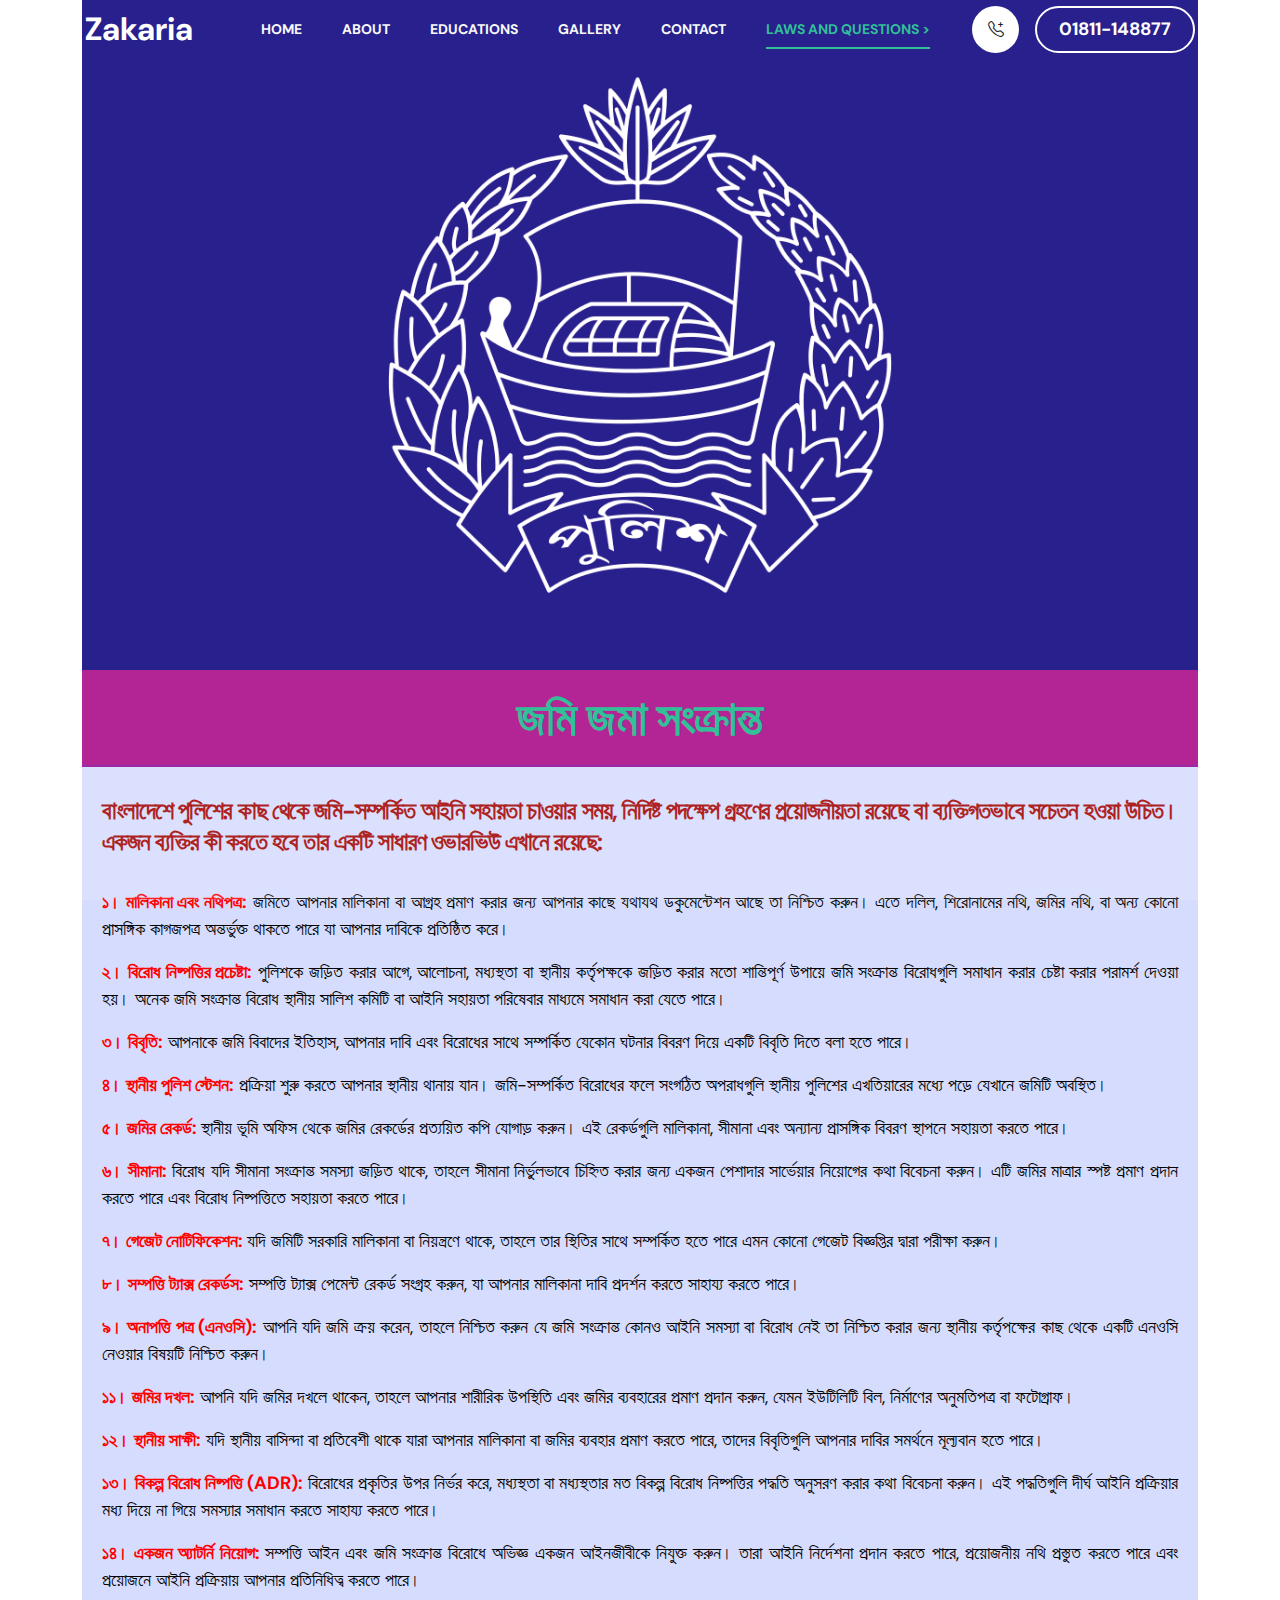
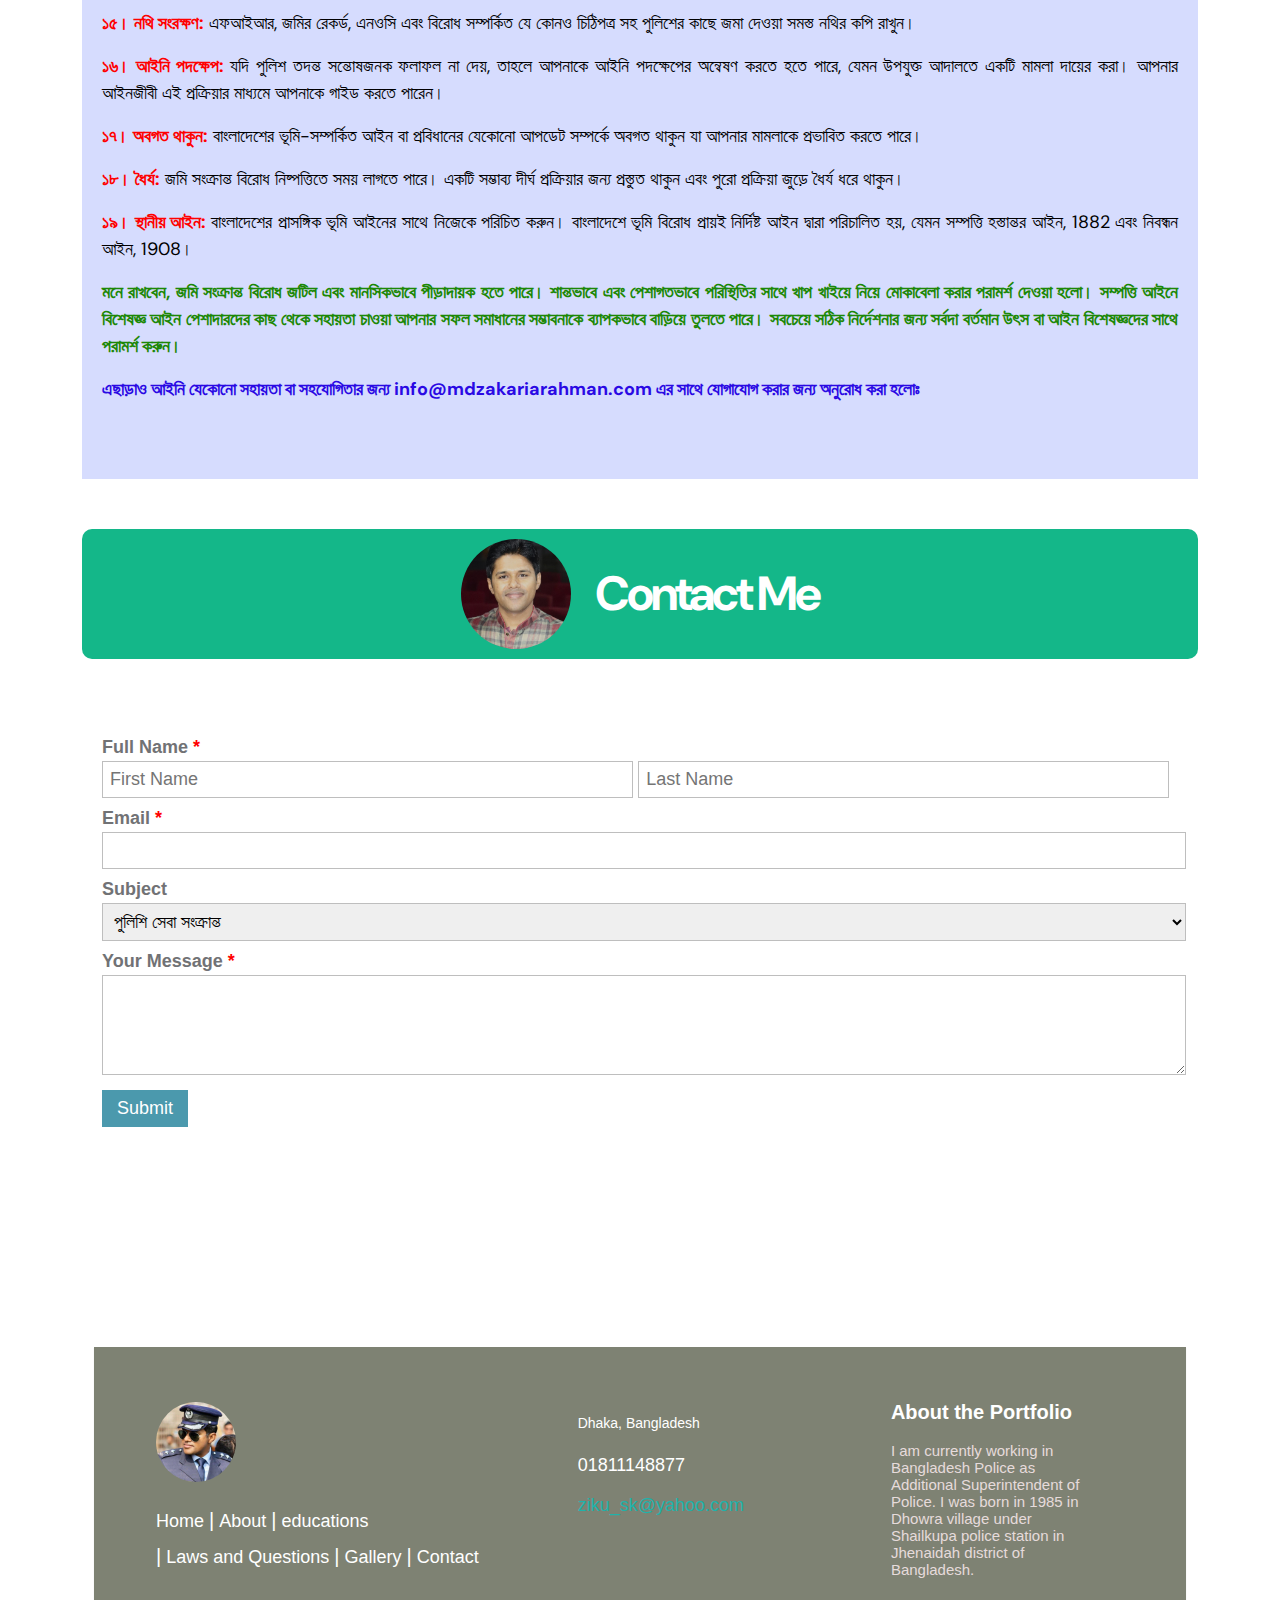
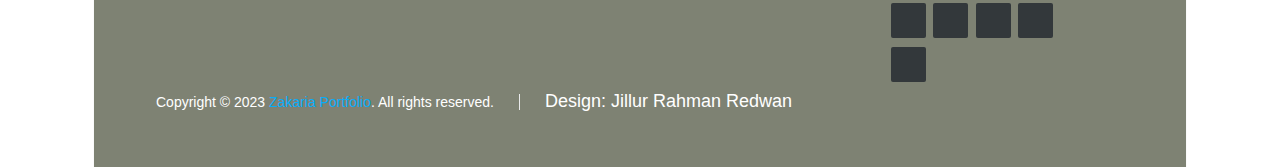
<file: blog3.html>
<!doctype html>
<html lang="en">
    <head>
        <meta charset="utf-8">
        <meta name="viewport" content="width=device-width, initial-scale=1">
        <meta name="description" content="">
        <meta name="author" content="Md. Zakaria Rahman Ziku">
        <title>জমি জমা সংক্রান্ত</title>
        <link href="https://fonts.googleapis.com/css2?family=DM+Sans:wght@400;500;700&display=swap" rel="stylesheet">
        <link href="css/bootstrap.min.css" rel="stylesheet">
        <link href="css/bootstrap-icons.css" rel="stylesheet">
        <link href="css/magnific-popup.css" rel="stylesheet">
        <link href="css/zakaria-portfolio.css" rel="stylesheet">
        <link rel="stylesheet" href="https://cdnjs.cloudflare.com/ajax/libs/font-awesome/6.4.2/css/all.min.css" integrity="sha512-z3gLpd7yknf1YoNbCzqRKc4qyor8gaKU1qmn+CShxbuBusANI9QpRohGBreCFkKxLhei6S9CQXFEbbKuqLg0DA==" crossorigin="anonymous" referrerpolicy="no-referrer" />
        <link rel="shortcut icon" href="images/happy-bearded-young-man.jpg" type="image/x-icon">
        <style>
            .navbar-nav .nav-link-temp2:after {
                content: "";
                background: #14b789;
                position: absolute;
                bottom: 6px;
                right: 0;
                left: 0;
                width: 100%;
                height: 2px;
            }
            .airticle-head{
                text-align: center;
                padding: 20px 0;
                letter-spacing: 0;
                background-color: rgb(168, 5, 133);
            }
            .airticle-body .airticle-img{
                width: 100%;
                max-width: 100%;
            }
            .article-content .airticle-img{
                width: 100%;
                max-width: 100%;
            }
            /* main content start*/
            .article-content{
                text-align: justify;
                background-color: rgba(6, 42, 247, 0.164);
                padding: 30px 20px 60px 20px;
                margin-top: -10px;
            }
            .article-content h5{
                color: rgb(163, 3, 3);
            }
            .article-content p{
                color: rgb(0, 0, 0);
            }
            .article-content span{
                font-weight: bolder;
                color: red;
            }
            .article-content .last1{
                font-weight: bolder;
                color: rgb(28, 136, 6);
            }
            .article-content .last2{
                font-weight: bolder;
                color: rgb(42, 9, 228);
            }
            /* main content end */
        </style>
    </head>
    <body>
        <section class="preloader">
            <div class="spinner">
                <span class="spinner-rotate"></span>    
            </div>
        </section>
        <nav class="navbar navbar-expand-lg"">
            <div class="container">
                <button class="navbar-toggler" type="button" data-bs-toggle="collapse" data-bs-target="#navbarNav" aria-controls="navbarNav" aria-expanded="false" aria-label="Toggle navigation">
                    <span class="navbar-toggler-icon"></span>
                </button>
                <a href="index.html" class="navbar-brand mx-auto mx-lg-0">Zakaria</a>
                <div class="d-flex align-items-center d-lg-none">
                    <i class="navbar-icon bi-telephone-plus me-3"></i>
                    <a class="custom-btn btn" href="#section_5">01811-148877</a>
                </div>
                <div class="collapse navbar-collapse" id="navbarNav">
                    <ul class="navbar-nav ms-lg-5">
                        <li class="nav-item"><a class="nav-link" href="index.html">Home</a></li>
                        <li class="nav-item"><a class="nav-link" href="index.html">About</a></li>
                        <li class="nav-item"><a class="nav-link" href="index.html">Educations</a></li>
                        <li class="nav-item"><a class="nav-link" href="index.html">Gallery</a></li>
                        <li class="nav-item"><a class="nav-link" href="#contact_blog">Contact</a></li>
                        <li class="nav-item dropdown drop-a"><a class="drop nav-link nav-link-temp2" href="blog1.html" data-bs-toggle="dropdown" style="color: #14b789;">Laws and Questions ></a>
                            <ul class="dropdown-menu">
                              <li><a class="dropdown-item" href="blog1.html">পুলিশি সেবা সংক্রান্ত</a></li>
                              <li><a class="dropdown-item " href="blog2.html">আইন সংক্রান্ত</a></li>
                              <li><a class="dropdown-item text-danger" href="blog3.html">জমি জমা সংক্রান্ত</a></li>
                              <li><a class="dropdown-item" href="blog4.html">টাকা পয়সা লেনদেন সংক্রান্ত</a></li>
                              <li><hr class="dropdown-divider"></li>
                              <li><a class="dropdown-item temp5" href="blog5.html">অন্যান্য</a></li>
                            </ul>
                        </li>
                    </ul>
                    <div class="d-lg-flex align-items-center d-none ms-auto">
                        <i class="navbar-icon bi-telephone-plus me-3"></i>
                        <a class="custom-btn btn" href="#section_5">
                            01811-148877
                        </a>
                    </div>
                </div>
            </div>
        </nav>
        <!-- Navber End -->

        
        <div class="container">
            <div class="airticle-body">
                <img class="airticle-img" src="images/Bangladesh_Police_Flag.png" alt="">
            </div>
            <h2 class="airticle-head">জমি জমা সংক্রান্ত</h2>
            <div class="article-content">
                <h5>
                    বাংলাদেশে পুলিশের কাছ থেকে জমি-সম্পর্কিত আইনি সহায়তা চাওয়ার সময়, নির্দিষ্ট পদক্ষেপ গ্রহণের প্রয়োজনীয়তা রয়েছে বা ব্যক্তিগতভাবে সচেতন হওয়া উচিত। একজন ব্যক্তির কী করতে হবে তার একটি সাধারণ ওভারভিউ এখানে রয়েছে:
                </h5>
                <br>
                <p>
                    <span>১। মালিকানা এবং নথিপত্র:</span> জমিতে আপনার মালিকানা বা আগ্রহ প্রমাণ করার জন্য আপনার কাছে যথাযথ ডকুমেন্টেশন আছে তা নিশ্চিত করুন। এতে দলিল, শিরোনামের নথি, জমির নথি, বা অন্য কোনো প্রাসঙ্গিক কাগজপত্র অন্তর্ভুক্ত থাকতে পারে যা আপনার দাবিকে প্রতিষ্ঠিত করে।
                </p>
                <p>
                    <span>২। বিরোধ নিষ্পত্তির প্রচেষ্টা:</span> পুলিশকে জড়িত করার আগে, আলোচনা, মধ্যস্থতা বা স্থানীয় কর্তৃপক্ষকে জড়িত করার মতো শান্তিপূর্ণ উপায়ে জমি সংক্রান্ত বিরোধগুলি সমাধান করার চেষ্টা করার পরামর্শ দেওয়া হয়। অনেক জমি সংক্রান্ত বিরোধ স্থানীয় সালিশ কমিটি বা আইনি সহায়তা পরিষেবার মাধ্যমে সমাধান করা যেতে পারে।
                </p>
                <p>
                    <span>৩। বিবৃতি:</span> আপনাকে জমি বিবাদের ইতিহাস, আপনার দাবি এবং বিরোধের সাথে সম্পর্কিত যেকোন ঘটনার বিবরণ দিয়ে একটি বিবৃতি দিতে বলা হতে পারে।
                </p>
                <p>
                    <span>৪। স্থানীয় পুলিশ স্টেশন:</span> প্রক্রিয়া শুরু করতে আপনার স্থানীয় থানায় যান। জমি-সম্পর্কিত বিরোধের ফলে সংগঠিত অপরাধগুলি স্থানীয় পুলিশের এখতিয়ারের মধ্যে পড়ে যেখানে জমিটি অবস্থিত।
                </p>
                <p>
                    <span>৫। জমির রেকর্ড: </span> স্থানীয় ভূমি অফিস থেকে জমির রেকর্ডের প্রত্যয়িত কপি যোগাড় করুন। এই রেকর্ডগুলি মালিকানা, সীমানা এবং অন্যান্য প্রাসঙ্গিক বিবরণ স্থাপনে সহায়তা করতে পারে।
                </p>
                <p>
                    <span>৬। সীমানা:</span> বিরোধ যদি সীমানা সংক্রান্ত সমস্যা জড়িত থাকে, তাহলে সীমানা নির্ভুলভাবে চিহ্নিত করার জন্য একজন পেশাদার সার্ভেয়ার নিয়োগের কথা বিবেচনা করুন। এটি জমির মাত্রার স্পষ্ট প্রমাণ প্রদান করতে পারে এবং বিরোধ নিষ্পত্তিতে সহায়তা করতে পারে।
                </p>
                <p>
                    <span>৭। গেজেট নোটিফিকেশন: </span> যদি জমিটি সরকারি মালিকানা বা নিয়ন্ত্রণে থাকে, তাহলে তার স্থিতির সাথে সম্পর্কিত হতে পারে এমন কোনো গেজেট বিজ্ঞপ্তির দ্বারা পরীক্ষা করুন।
                </p>
                <p>
                    <span>৮। সম্পত্তি ট্যাক্স রেকর্ডস:</span> সম্পত্তি ট্যাক্স পেমেন্ট রেকর্ড সংগ্রহ করুন, যা আপনার মালিকানা দাবি প্রদর্শন করতে সাহায্য করতে পারে।
                </p>
                <p>
                    <span>৯। অনাপত্তি পত্র (এনওসি):</span> আপনি যদি জমি ক্রয় করেন, তাহলে নিশ্চিত করুন যে জমি সংক্রান্ত কোনও আইনি সমস্যা বা বিরোধ নেই তা নিশ্চিত করার জন্য স্থানীয় কর্তৃপক্ষের কাছ থেকে একটি এনওসি নেওয়ার বিষয়টি নিশ্চিত করুন।
                </p>
                <p>
                    <span>১১। জমির দখল:</span> আপনি যদি জমির দখলে থাকেন, তাহলে আপনার শারীরিক উপস্থিতি এবং জমির ব্যবহারের প্রমাণ প্রদান করুন, যেমন ইউটিলিটি বিল, নির্মাণের অনুমতিপত্র বা ফটোগ্রাফ।
                </p>
                <p>
                    <span>১২। স্থানীয় সাক্ষী:</span> যদি স্থানীয় বাসিন্দা বা প্রতিবেশী থাকে যারা আপনার মালিকানা বা জমির ব্যবহার প্রমাণ করতে পারে, তাদের বিবৃতিগুলি আপনার দাবির সমর্থনে মূল্যবান হতে পারে।
                </p>
                <p>
                    <span>১৩। বিকল্প বিরোধ নিষ্পত্তি (ADR):</span> বিরোধের প্রকৃতির উপর নির্ভর করে, মধ্যস্থতা বা মধ্যস্থতার মত বিকল্প বিরোধ নিষ্পত্তির পদ্ধতি অনুসরণ করার কথা বিবেচনা করুন। এই পদ্ধতিগুলি দীর্ঘ আইনি প্রক্রিয়ার মধ্য দিয়ে না গিয়ে সমস্যার সমাধান করতে সাহায্য করতে পারে।     
                </p>
                <p>
                    <span>১৪। একজন অ্যাটর্নি নিয়োগ: </span> সম্পত্তি আইন এবং জমি সংক্রান্ত বিরোধে অভিজ্ঞ একজন আইনজীবীকে নিযুক্ত করুন। তারা আইনি নির্দেশনা প্রদান করতে পারে, প্রয়োজনীয় নথি প্রস্তুত করতে পারে এবং প্রয়োজনে আইনি প্রক্রিয়ায় আপনার প্রতিনিধিত্ব করতে পারে।
                </p>
                <p>
                    <span>১৫। নথি সংরক্ষণ:</span> এফআইআর, জমির রেকর্ড, এনওসি এবং বিরোধ সম্পর্কিত যে কোনও চিঠিপত্র সহ পুলিশের কাছে জমা দেওয়া সমস্ত নথির কপি রাখুন।
                </p>
                <p>
                    <span>১৬। আইনি পদক্ষেপ: </span> যদি পুলিশ তদন্ত সন্তোষজনক ফলাফল না দেয়, তাহলে আপনাকে আইনি পদক্ষেপের অন্বেষণ করতে হতে পারে, যেমন উপযুক্ত আদালতে একটি মামলা দায়ের করা। আপনার আইনজীবী এই প্রক্রিয়ার মাধ্যমে আপনাকে গাইড করতে পারেন।
                </p>
                <p>
                    <span>১৭। অবগত থাকুন:</span> বাংলাদেশের ভূমি-সম্পর্কিত আইন বা প্রবিধানের যেকোনো আপডেট সম্পর্কে অবগত থাকুন যা আপনার মামলাকে প্রভাবিত করতে পারে।
                </p>
                <p>
                    <span>১৮। ধৈর্য:</span> জমি সংক্রান্ত বিরোধ নিষ্পত্তিতে সময় লাগতে পারে। একটি সম্ভাব্য দীর্ঘ প্রক্রিয়ার জন্য প্রস্তুত থাকুন এবং পুরো প্রক্রিয়া জুড়ে ধৈর্য ধরে থাকুন।
                </p>
                <p>
                    <span>১৯। স্থানীয় আইন: </span> বাংলাদেশের প্রাসঙ্গিক ভূমি আইনের সাথে নিজেকে পরিচিত করুন। বাংলাদেশে ভূমি বিরোধ প্রায়ই নির্দিষ্ট আইন দ্বারা পরিচালিত হয়, যেমন সম্পত্তি হস্তান্তর আইন, 1882 এবং নিবন্ধন আইন, 1908।
                </p>
                <p class="last1">
                    মনে রাখবেন, জমি সংক্রান্ত বিরোধ জটিল এবং মানসিকভাবে পীড়াদায়ক হতে পারে। শান্তভাবে এবং পেশাগতভাবে পরিস্থিতির সাথে খাপ খাইয়ে নিয়ে মোকাবেলা করার পরামর্শ দেওয়া হলো। সম্পত্তি আইনে বিশেষজ্ঞ আইন পেশাদারদের কাছ থেকে সহায়তা চাওয়া আপনার সফল সমাধানের সম্ভাবনাকে ব্যাপকভাবে বাড়িয়ে তুলতে পারে। সবচেয়ে সঠিক নির্দেশনার জন্য সর্বদা বর্তমান উৎস বা আইন বিশেষজ্ঞদের সাথে পরামর্শ করুন।
                </p>
                <p class="last2">
                    এছাড়াও আইনি যেকোনো সহায়তা বা সহযোগিতার জন্য info@mdzakariarahman.com এর সাথে যোগাযোগ করার জন্য অনুরোধ করা হলোঃ 
                </p>
            </div>
        </div>



        <!-- Footer -->
        <section class="contact section-padding" id="contact_blog">            
                <div class="container">
                    <div class="section-title-wrap educations-temp d-flex justify-content-center align-items-center mb-5">
                        <img src="images/Ziku3.jpeg" class="avatar-image img-fluid" alt="">
                        <h2 class="text-white ms-4 mb-0">Contact Me</h2>
                    </div>
                    <form action="https://formspree.io/f/mwkdvdap"method="POST">
                        <ul class="form-style-1">
                            <li><label>Full Name <span class="required">*</span></label>
                                <input type="text" name="field1" class="field-divided" placeholder="First Name" /> 
                                <input type="text" name="field2" class="field-divided" placeholder="Last Name" />
                            </li>
                            <li>
                                <label>Email <span class="required">*</span></label>
                                <input type="email" name="field3" class="field-long" />
                            </li>
                            <li>
                                <label>Subject</label>
                                <select name="field4" class="field-select">
                                <option value="পুলিশি সেবা সংক্রান্ত">পুলিশি সেবা সংক্রান্ত</option>
                                <option value="আইন সংক্রান্ত">আইন সংক্রান্ত</option>
                                <option value="জমি জমা সংক্রান্ত">জমি জমা সংক্রান্ত</option>
                                <option value="টাকা পয়সা লেনদেন সংক্রান্ত">টাকা পয়সা লেনদেন সংক্রান্ত</option>
                                <option value="অন্যান্য">অন্যান্য</option>
                                </select>
                            </li>
                            <li>
                                <label>Your Message <span class="required">*</span></label>
                                <textarea name="field5" id="field5" class="field-long field-textarea"></textarea>
                            </li>
                            <li>
                                <input type="submit" value="Submit" />
                            </li>
                        </ul>
                    </form>
                </div>
        </section>
		<div class="container">
			<div class="container">
            <footer class="footer-distributed"id="">
                <div class="container">
                    <div class="footer-left">
                        <img src="images/happy-bearded-young-man.jpg" class="avatar-image avatar-image-large img-fluid" alt="">
                        <p class="footer-links">
                            <a href="#section_1" class="link-1">Home</a>	
                            <a href="#section_2">About</a>
                            <a href="#section_3">educations</a>
                            <a href="#">Laws and Questions</a>
                            <a href="#section_4">Gallery</a>
                            <a href="#section_5">Contact</a>
                        </p>
                    </div>
                    <div class="footer-center">
                        <div>
                            <i class="fa-solid fa-location-dot"></i>
                            <p><span>Dhaka, Bangladesh</p>
                        </div>
                        <div>
                            <i class="fa-solid fa-phone"></i>
                            <p>01811148877</p>
                        </div>
                        <div>
                            <i class="fa fa-envelope"></i>
                            <p><a href="mailto:ziku_sk@yahoo.com">ziku_sk@yahoo.com</a></p>
                        </div>
                    </div>
                    <div class="footer-right">
                        <p class="footer-company-about">
                            <span style="font-size: 20px;">About the Portfolio</span>
                            <p style="color: rgb(230, 219, 219); font-size: 15px;">I am currently working in Bangladesh Police as Additional Superintendent of Police. I was born in 1985 in Dhowra village under Shailkupa police station in Jhenaidah district of Bangladesh.</p>
                        </p>
                        <div class="footer-icons">
                            <a target="_blank" href="https://www.facebook.com/ziku.sk?mibextid=LQQJ4d"><i class="fa-brands fa-facebook"></i></a>
                            <a target="_blank" href="https://www.facebook.com/ZakariaRahmanZiku?mibextid=LQQJ4d"><i class="fa-brands fa-facebook"></i></a>
                            <a target="_blank" href="https://twitter.com/Ziku_ASP"><i class="fa-brands fa-twitter"></i></a>
                            <a target="_blank" href="https://www.linkedin.com/in/md-zakaria-rahman-ziku-93071129/"><i class="fa-brands fa-linkedin"></i></a>
                            <a target="_blank" href="https://www.instagram.com/zakariarahmanziku/?igshid=OGQ5ZDc2ODk2ZA%3D%3D"><i class="fa-brands fa-instagram"></i></a>
                            
                        </div>
                    </div>
                    <p class="mb-0">
                        <span class="copyright-text text-white">Copyright © 2023 <a href="#" style="color: rgb(7, 173, 250);">Zakaria Portfolio</a>. All rights reserved.</span>
                        <a rel="sponsored" href="https://facebook.com/jillurrahmanredwan" target="_blank" style="color: rgb(255, 255, 255);">Design: Jillur Rahman Redwan</a>
                    </p>
                </div>
		    </footer>
        </div>
        <!-- JAVASCRIPT FILES -->
        <script src="js/jquery.min.js"></script>
        <script src="js/bootstrap.min.js"></script>
        <script src="js/jquery.sticky.js"></script>
        <script src="js/jquery.magnific-popup.min.js"></script>
        <script src="js/magnific-popup-options.js"></script>
        <script src="js/custom.js"></script>











    </body>
</html>
</file>
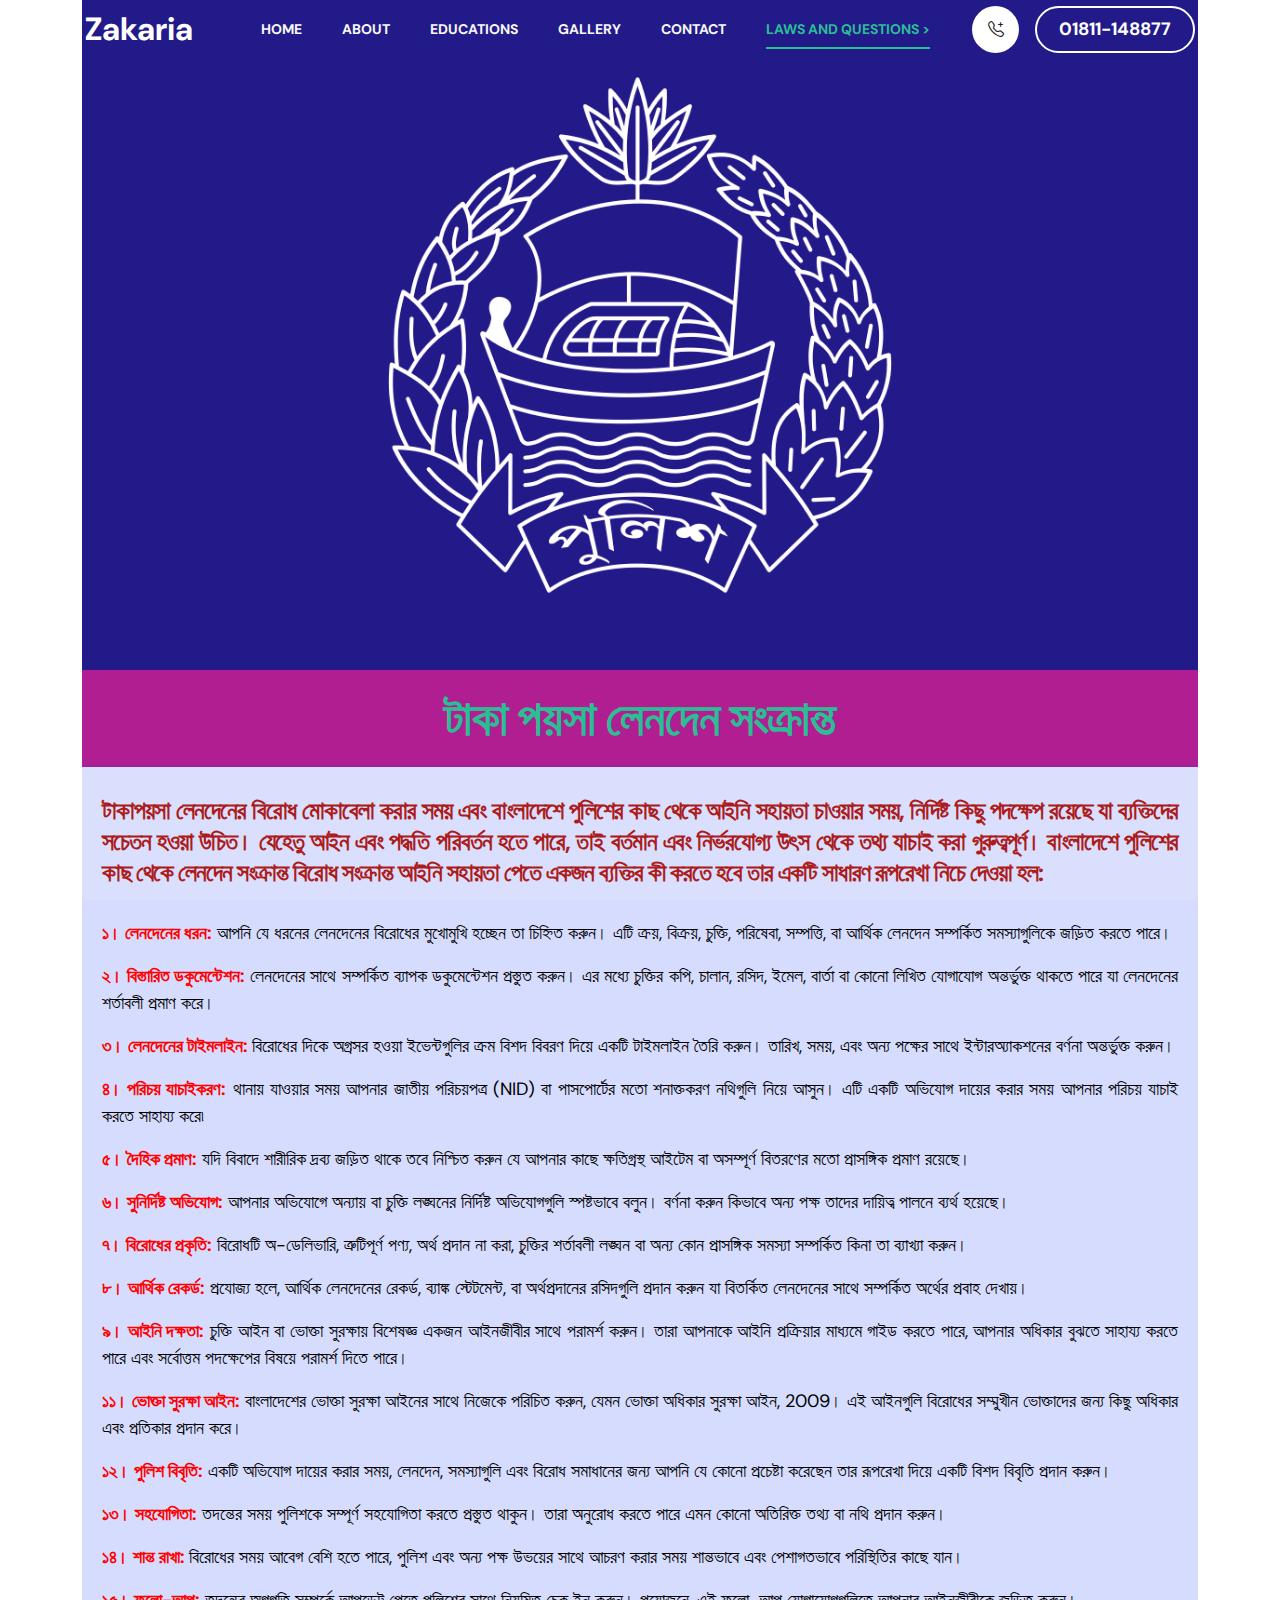
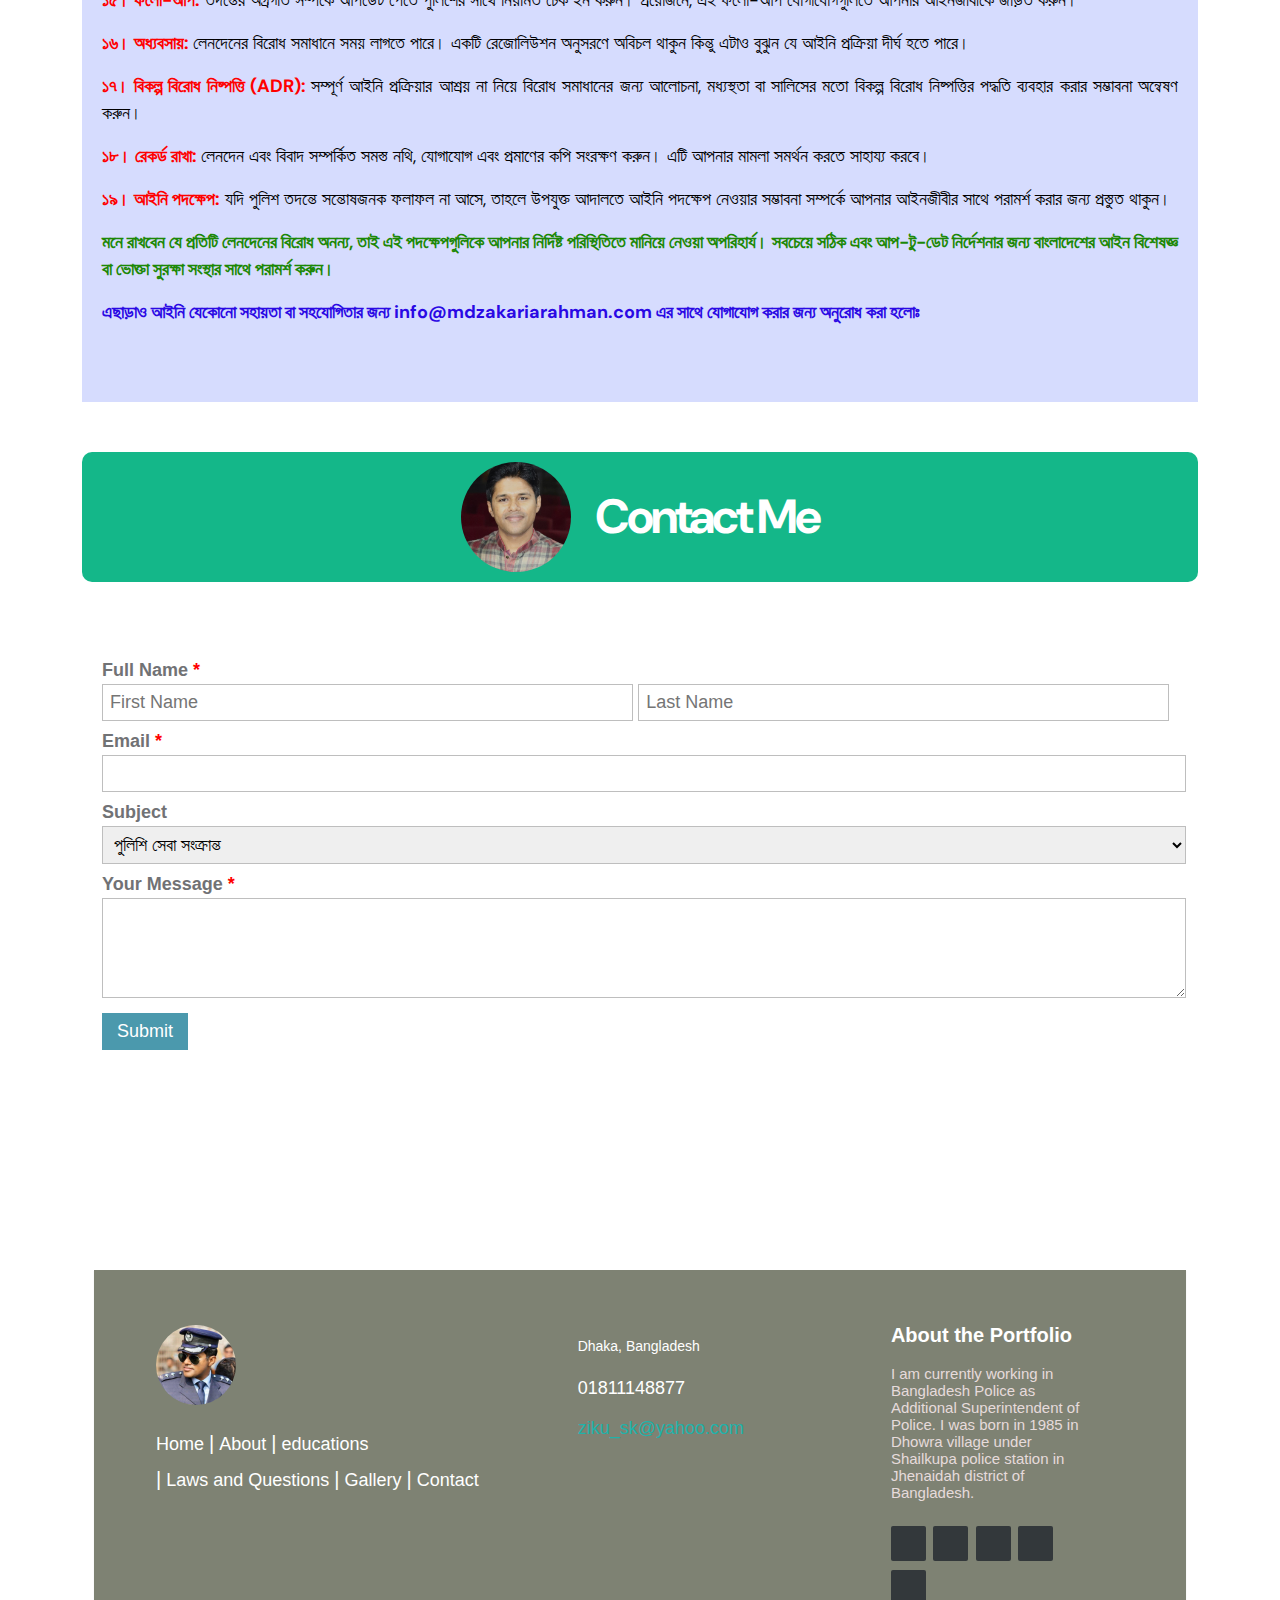
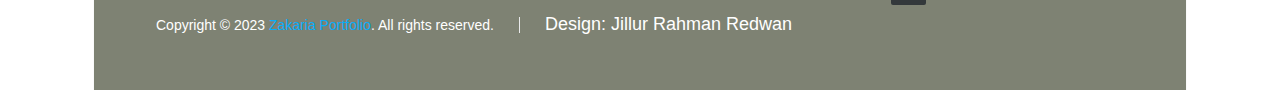
<file: blog4.html>
<!doctype html>
<html lang="en">
    <head>
        <meta charset="utf-8">
        <meta name="viewport" content="width=device-width, initial-scale=1">
        <meta name="description" content="">
        <meta name="author" content="Md. Zakaria Rahman Ziku">
        <title>টাকা পয়সা লেনদেন সংক্রান্ত</title>
        <link href="https://fonts.googleapis.com/css2?family=DM+Sans:wght@400;500;700&display=swap" rel="stylesheet">
        <link href="css/bootstrap.min.css" rel="stylesheet">
        <link href="css/bootstrap-icons.css" rel="stylesheet">
        <link href="css/magnific-popup.css" rel="stylesheet">
        <link href="css/zakaria-portfolio.css" rel="stylesheet">
        <link rel="stylesheet" href="https://cdnjs.cloudflare.com/ajax/libs/font-awesome/6.4.2/css/all.min.css" integrity="sha512-z3gLpd7yknf1YoNbCzqRKc4qyor8gaKU1qmn+CShxbuBusANI9QpRohGBreCFkKxLhei6S9CQXFEbbKuqLg0DA==" crossorigin="anonymous" referrerpolicy="no-referrer" />
        <link rel="shortcut icon" href="images/happy-bearded-young-man.jpg" type="image/x-icon">
        <style>
            .navbar-nav .nav-link-temp2:after {
                content: "";
                background: #14b789;
                position: absolute;
                bottom: 6px;
                right: 0;
                left: 0;
                width: 100%;
                height: 2px;
            }
            .airticle-head{
                text-align: center;
                padding: 20px 0;
                letter-spacing: 0;
                background-color: rgb(168, 5, 133);
            }
            .airticle-body .airticle-img{
                width: 100%;
                max-width: 100%;
            }
            .article-content .airticle-img{
                width: 100%;
                max-width: 100%;
            }
            /* main content start*/
            .article-content{
                text-align: justify;
                background-color: rgba(6, 42, 247, 0.164);
                padding: 30px 20px 60px 20px;
                margin-top: -10px;
            }
            .article-content h5{
                color: rgb(163, 3, 3);
            }
            .article-content p{
                color: rgb(0, 0, 0);
            }
            .article-content span{
                font-weight: bolder;
                color: red;
            }
            .article-content .last1{
                font-weight: bolder;
                color: rgb(28, 136, 6);
            }
            .article-content .last2{
                font-weight: bolder;
                color: rgb(42, 9, 228);
            }
            /* main content end */
        </style>
    </head>
    <body>
        <section class="preloader">
            <div class="spinner">
                <span class="spinner-rotate"></span>    
            </div>
        </section>
        <nav class="navbar navbar-expand-lg"">
            <div class="container">
                <button class="navbar-toggler" type="button" data-bs-toggle="collapse" data-bs-target="#navbarNav" aria-controls="navbarNav" aria-expanded="false" aria-label="Toggle navigation">
                    <span class="navbar-toggler-icon"></span>
                </button>
                <a href="index.html" class="navbar-brand mx-auto mx-lg-0">Zakaria</a>
                <div class="d-flex align-items-center d-lg-none">
                    <i class="navbar-icon bi-telephone-plus me-3"></i>
                    <a class="custom-btn btn" href="#section_5">01811-148877</a>
                </div>
                <div class="collapse navbar-collapse" id="navbarNav">
                    <ul class="navbar-nav ms-lg-5">
                        <li class="nav-item"><a class="nav-link" href="index.html">Home</a></li>
                        <li class="nav-item"><a class="nav-link" href="index.html">About</a></li>
                        <li class="nav-item"><a class="nav-link" href="index.html">Educations</a></li>
                        <li class="nav-item"><a class="nav-link" href="index.html">Gallery</a></li>
                        <li class="nav-item"><a class="nav-link" href="#contact_blog">Contact</a></li>
                        <li class="nav-item dropdown drop-a"><a class="drop nav-link nav-link-temp2" href="blog1.html" data-bs-toggle="dropdown" style="color: #14b789;">Laws and Questions ></a>
                            <ul class="dropdown-menu">
                              <li><a class="dropdown-item" href="blog1.html">পুলিশি সেবা সংক্রান্ত</a></li>
                              <li><a class="dropdown-item " href="blog2.html">আইন সংক্রান্ত</a></li>
                              <li><a class="dropdown-item" href="blog3.html">জমি জমা সংক্রান্ত</a></li>
                              <li><a class="dropdown-item text-danger" href="blog4.html">টাকা পয়সা লেনদেন সংক্রান্ত</a></li>
                              <li><hr class="dropdown-divider"></li>
                              <li><a class="dropdown-item temp5" href="blog5.html">অন্যান্য</a></li>
                            </ul>
                        </li>
                    </ul>
                    <div class="d-lg-flex align-items-center d-none ms-auto">
                        <i class="navbar-icon bi-telephone-plus me-3"></i>
                        <a class="custom-btn btn" href="#section_5">
                            01811-148877
                        </a>
                    </div>
                </div>
            </div>
        </nav>
        <!-- Navber End -->

        
        <div class="container">
            <div class="airticle-body">
                <img class="airticle-img" src="images/Bangladesh_Police_Flag.png" alt="">
            </div>
            <h2 class="airticle-head">টাকা পয়সা লেনদেন সংক্রান্ত</h2>
            <div class="article-content">
                <h5>
                    টাকাপয়সা লেনদেনের বিরোধ মোকাবেলা করার সময় এবং বাংলাদেশে পুলিশের কাছ থেকে আইনি সহায়তা চাওয়ার সময়, নির্দিষ্ট কিছু পদক্ষেপ রয়েছে যা ব্যক্তিদের সচেতন হওয়া উচিত। যেহেতু আইন এবং পদ্ধতি পরিবর্তন হতে পারে, তাই বর্তমান এবং নির্ভরযোগ্য উৎস থেকে তথ্য যাচাই করা গুরুত্বপূর্ণ। বাংলাদেশে পুলিশের কাছ থেকে লেনদেন সংক্রান্ত বিরোধ সংক্রান্ত আইনি সহায়তা পেতে একজন ব্যক্তির কী করতে হবে তার একটি সাধারণ রূপরেখা নিচে দেওয়া হল:
                </h5>
                <br>
                <p>
                    <span>১। লেনদেনের ধরন:</span> আপনি যে ধরনের লেনদেনের বিরোধের মুখোমুখি হচ্ছেন তা চিহ্নিত করুন। এটি ক্রয়, বিক্রয়, চুক্তি, পরিষেবা, সম্পত্তি, বা আর্থিক লেনদেন সম্পর্কিত সমস্যাগুলিকে জড়িত করতে পারে।
                </p>
                <p>
                    <span>২। বিস্তারিত ডকুমেন্টেশন:</span> লেনদেনের সাথে সম্পর্কিত ব্যাপক ডকুমেন্টেশন প্রস্তুত করুন। এর মধ্যে চুক্তির কপি, চালান, রসিদ, ইমেল, বার্তা বা কোনো লিখিত যোগাযোগ অন্তর্ভুক্ত থাকতে পারে যা লেনদেনের শর্তাবলী প্রমাণ করে।
                </p>
                <p>
                    <span>৩। লেনদেনের টাইমলাইন: </span> বিরোধের দিকে অগ্রসর হওয়া ইভেন্টগুলির ক্রম বিশদ বিবরণ দিয়ে একটি টাইমলাইন তৈরি করুন। তারিখ, সময়, এবং অন্য পক্ষের সাথে ইন্টারঅ্যাকশনের বর্ণনা অন্তর্ভুক্ত করুন।
                </p>
                <p>
                    <span>৪। পরিচয় যাচাইকরণ:</span> থানায় যাওয়ার সময় আপনার জাতীয় পরিচয়পত্র (NID) বা পাসপোর্টের মতো শনাক্তকরণ নথিগুলি নিয়ে আসুন। এটি একটি অভিযোগ দায়ের করার সময় আপনার পরিচয় যাচাই করতে সাহায্য করে৷
                </p>
                <p>
                    <span>৫। দৈহিক প্রমাণ:</span> যদি বিবাদে শারীরিক দ্রব্য জড়িত থাকে তবে নিশ্চিত করুন যে আপনার কাছে ক্ষতিগ্রস্থ আইটেম বা অসম্পূর্ণ বিতরণের মতো প্রাসঙ্গিক প্রমাণ রয়েছে।
                </p>
                <p>
                    <span>৬। সুনির্দিষ্ট অভিযোগ:</span> আপনার অভিযোগে অন্যায় বা চুক্তি লঙ্ঘনের নির্দিষ্ট অভিযোগগুলি স্পষ্টভাবে বলুন। বর্ণনা করুন কিভাবে অন্য পক্ষ তাদের দায়িত্ব পালনে ব্যর্থ হয়েছে।
                </p>
                <p>
                    <span>৭। বিরোধের প্রকৃতি:</span> বিরোধটি অ-ডেলিভারি, ত্রুটিপূর্ণ পণ্য, অর্থ প্রদান না করা, চুক্তির শর্তাবলী লঙ্ঘন বা অন্য কোন প্রাসঙ্গিক সমস্যা সম্পর্কিত কিনা তা ব্যাখ্যা করুন।
                </p>
                <p>
                    <span>৮। আর্থিক রেকর্ড:</span> প্রযোজ্য হলে, আর্থিক লেনদেনের রেকর্ড, ব্যাঙ্ক স্টেটমেন্ট, বা অর্থপ্রদানের রসিদগুলি প্রদান করুন যা বিতর্কিত লেনদেনের সাথে সম্পর্কিত অর্থের প্রবাহ দেখায়।
                </p>
                <p>
                    <span>৯। আইনি দক্ষতা:</span> চুক্তি আইন বা ভোক্তা সুরক্ষায় বিশেষজ্ঞ একজন আইনজীবীর সাথে পরামর্শ করুন। তারা আপনাকে আইনি প্রক্রিয়ার মাধ্যমে গাইড করতে পারে, আপনার অধিকার বুঝতে সাহায্য করতে পারে এবং সর্বোত্তম পদক্ষেপের বিষয়ে পরামর্শ দিতে পারে।
                </p>
                <p>
                    <span>১১। ভোক্তা সুরক্ষা আইন:</span> বাংলাদেশের ভোক্তা সুরক্ষা আইনের সাথে নিজেকে পরিচিত করুন, যেমন ভোক্তা অধিকার সুরক্ষা আইন, 2009। এই আইনগুলি বিরোধের সম্মুখীন ভোক্তাদের জন্য কিছু অধিকার এবং প্রতিকার প্রদান করে।
                </p>
                <p>
                    <span>১২। পুলিশ বিবৃতি:</span> একটি অভিযোগ দায়ের করার সময়, লেনদেন, সমস্যাগুলি এবং বিরোধ সমাধানের জন্য আপনি যে কোনো প্রচেষ্টা করেছেন তার রূপরেখা দিয়ে একটি বিশদ বিবৃতি প্রদান করুন।
                </p>
                <p>
                    <span>১৩। সহযোগিতা:</span>  তদন্তের সময় পুলিশকে সম্পূর্ণ সহযোগিতা করতে প্রস্তুত থাকুন। তারা অনুরোধ করতে পারে এমন কোনো অতিরিক্ত তথ্য বা নথি প্রদান করুন।  
                </p>
                <p>
                    <span>১৪। শান্ত রাখা: </span> বিরোধের সময় আবেগ বেশি হতে পারে, পুলিশ এবং অন্য পক্ষ উভয়ের সাথে আচরণ করার সময় শান্তভাবে এবং পেশাগতভাবে পরিস্থিতির কাছে যান।
                </p>
                <p>
                    <span>১৫। ফলো-আপ:</span> তদন্তের অগ্রগতি সম্পর্কে আপডেট পেতে পুলিশের সাথে নিয়মিত চেক ইন করুন। প্রয়োজনে, এই ফলো-আপ যোগাযোগগুলিতে আপনার আইনজীবীকে জড়িত করুন।
                </p>
                <p>
                    <span>১৬। অধ্যবসায়: </span> লেনদেনের বিরোধ সমাধানে সময় লাগতে পারে। একটি রেজোলিউশন অনুসরণে অবিচল থাকুন কিন্তু এটাও বুঝুন যে আইনি প্রক্রিয়া দীর্ঘ হতে পারে।
                </p>
                <p>
                    <span>১৭। বিকল্প বিরোধ নিষ্পত্তি (ADR): </span> সম্পূর্ণ আইনি প্রক্রিয়ার আশ্রয় না নিয়ে বিরোধ সমাধানের জন্য আলোচনা, মধ্যস্থতা বা সালিসের মতো বিকল্প বিরোধ নিষ্পত্তির পদ্ধতি ব্যবহার করার সম্ভাবনা অন্বেষণ করুন।
                </p>
                <p>
                    <span>১৮। রেকর্ড রাখা: </span> লেনদেন এবং বিবাদ সম্পর্কিত সমস্ত নথি, যোগাযোগ এবং প্রমাণের কপি সংরক্ষণ করুন। এটি আপনার মামলা সমর্থন করতে সাহায্য করবে।
                </p>
                <p>
                    <span>১৯। আইনি পদক্ষেপ:</span> যদি পুলিশ তদন্তে সন্তোষজনক ফলাফল না আসে, তাহলে উপযুক্ত আদালতে আইনি পদক্ষেপ নেওয়ার সম্ভাবনা সম্পর্কে আপনার আইনজীবীর সাথে পরামর্শ করার জন্য প্রস্তুত থাকুন।
                </p>
                <p class="last1">
                    মনে রাখবেন যে প্রতিটি লেনদেনের বিরোধ অনন্য, তাই এই পদক্ষেপগুলিকে আপনার নির্দিষ্ট পরিস্থিতিতে মানিয়ে নেওয়া অপরিহার্য। সবচেয়ে সঠিক এবং আপ-টু-ডেট নির্দেশনার জন্য বাংলাদেশের আইন বিশেষজ্ঞ বা ভোক্তা সুরক্ষা সংস্থার সাথে পরামর্শ করুন।
                </p>
                <p class="last2">
                    এছাড়াও আইনি যেকোনো সহায়তা বা সহযোগিতার জন্য info@mdzakariarahman.com এর সাথে যোগাযোগ করার জন্য অনুরোধ করা হলোঃ 
                </p>
            </div>
        </div>



        <!-- Footer -->
        <section class="contact section-padding" id="contact_blog">            
                <div class="container">
                    <div class="section-title-wrap educations-temp d-flex justify-content-center align-items-center mb-5">
                        <img src="images/Ziku3.jpeg" class="avatar-image img-fluid" alt="">
                        <h2 class="text-white ms-4 mb-0">Contact Me</h2>
                    </div>
                    <form action="https://formspree.io/f/mwkdvdap"method="POST">
                        <ul class="form-style-1">
                            <li><label>Full Name <span class="required">*</span></label>
                                <input type="text" name="field1" class="field-divided" placeholder="First Name" /> 
                                <input type="text" name="field2" class="field-divided" placeholder="Last Name" />
                            </li>
                            <li>
                                <label>Email <span class="required">*</span></label>
                                <input type="email" name="field3" class="field-long" />
                            </li>
                            <li>
                                <label>Subject</label>
                                <select name="field4" class="field-select">
                                <option value="পুলিশি সেবা সংক্রান্ত">পুলিশি সেবা সংক্রান্ত</option>
                                <option value="আইন সংক্রান্ত">আইন সংক্রান্ত</option>
                                <option value="জমি জমা সংক্রান্ত">জমি জমা সংক্রান্ত</option>
                                <option value="টাকা পয়সা লেনদেন সংক্রান্ত">টাকা পয়সা লেনদেন সংক্রান্ত</option>
                                <option value="অন্যান্য">অন্যান্য</option>
                                </select>
                            </li>
                            <li>
                                <label>Your Message <span class="required">*</span></label>
                                <textarea name="field5" id="field5" class="field-long field-textarea"></textarea>
                            </li>
                            <li>
                                <input type="submit" value="Submit" />
                            </li>
                        </ul>
                    </form>
                </div>
        </section>
		<div class="container">
			<div class="container">
            <footer class="footer-distributed"id="">
                <div class="container">
                    <div class="footer-left">
                        <img src="images/happy-bearded-young-man.jpg" class="avatar-image avatar-image-large img-fluid" alt="">
                        <p class="footer-links">
                            <a href="#section_1" class="link-1">Home</a>	
                            <a href="#section_2">About</a>
                            <a href="#section_3">educations</a>
                            <a href="#">Laws and Questions</a>
                            <a href="#section_4">Gallery</a>
                            <a href="#section_5">Contact</a>
                        </p>
                    </div>
                    <div class="footer-center">
                        <div>
                            <i class="fa-solid fa-location-dot"></i>
                            <p><span>Dhaka, Bangladesh</p>
                        </div>
                        <div>
                            <i class="fa-solid fa-phone"></i>
                            <p>01811148877</p>
                        </div>
                        <div>
                            <i class="fa fa-envelope"></i>
                            <p><a href="mailto:ziku_sk@yahoo.com">ziku_sk@yahoo.com</a></p>
                        </div>
                    </div>
                    <div class="footer-right">
                        <p class="footer-company-about">
                            <span style="font-size: 20px;">About the Portfolio</span>
                            <p style="color: rgb(230, 219, 219); font-size: 15px;">I am currently working in Bangladesh Police as Additional Superintendent of Police. I was born in 1985 in Dhowra village under Shailkupa police station in Jhenaidah district of Bangladesh.</p>
                        </p>
                        <div class="footer-icons">
                            <a target="_blank" href="https://www.facebook.com/ziku.sk?mibextid=LQQJ4d"><i class="fa-brands fa-facebook"></i></a>
                            <a target="_blank" href="https://www.facebook.com/ZakariaRahmanZiku?mibextid=LQQJ4d"><i class="fa-brands fa-facebook"></i></a>
                            <a target="_blank" href="https://twitter.com/Ziku_ASP"><i class="fa-brands fa-twitter"></i></a>
                            <a target="_blank" href="https://www.linkedin.com/in/md-zakaria-rahman-ziku-93071129/"><i class="fa-brands fa-linkedin"></i></a>
                            <a target="_blank" href="https://www.instagram.com/zakariarahmanziku/?igshid=OGQ5ZDc2ODk2ZA%3D%3D"><i class="fa-brands fa-instagram"></i></a>
                            
                        </div>
                    </div>
                    <p class="mb-0">
                        <span class="copyright-text text-white">Copyright © 2023 <a href="#" style="color: rgb(7, 173, 250);">Zakaria Portfolio</a>. All rights reserved.</span>
                        <a rel="sponsored" href="https://facebook.com/jillurrahmanredwan" target="_blank" style="color: rgb(255, 255, 255);">Design: Jillur Rahman Redwan</a>
                    </p>
                </div>
		    </footer>
        </div>
        <!-- JAVASCRIPT FILES -->
        <script src="js/jquery.min.js"></script>
        <script src="js/bootstrap.min.js"></script>
        <script src="js/jquery.sticky.js"></script>
        <script src="js/jquery.magnific-popup.min.js"></script>
        <script src="js/magnific-popup-options.js"></script>
        <script src="js/custom.js"></script>











    </body>
</html>
</file>
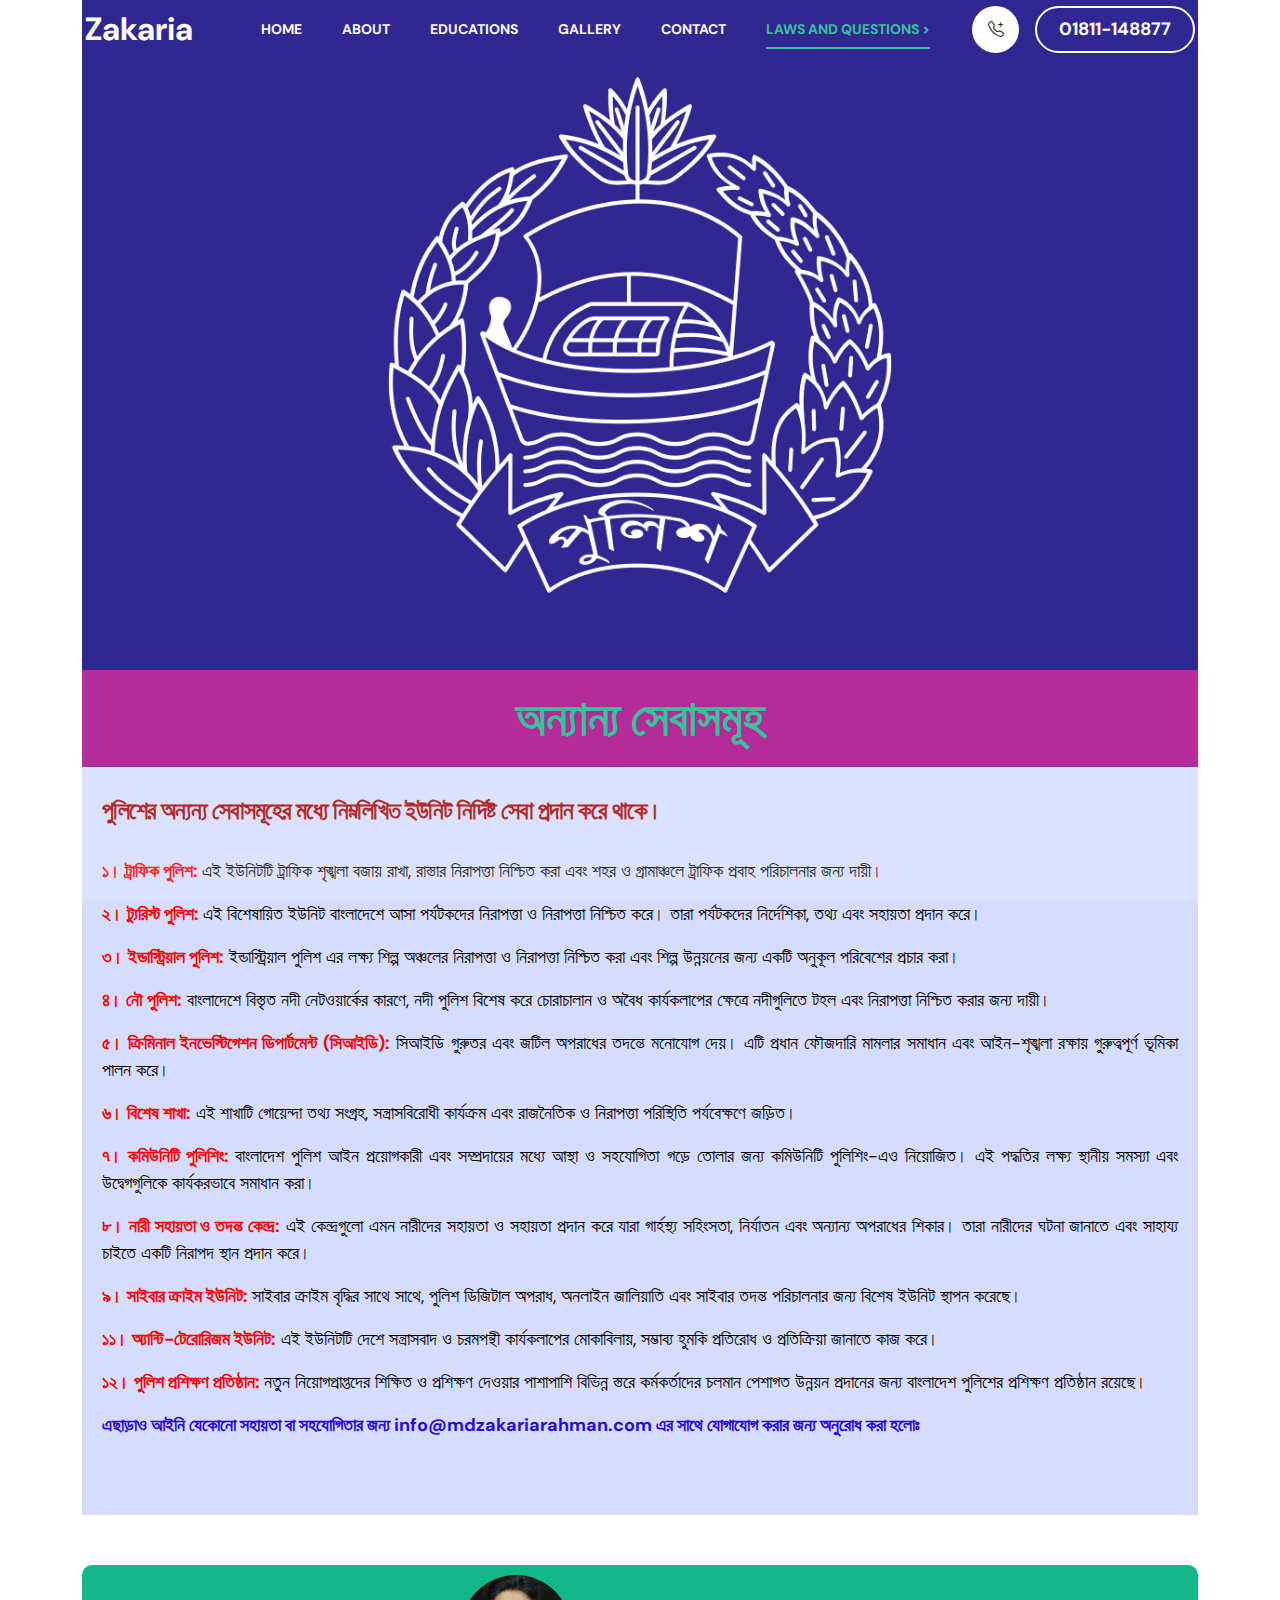
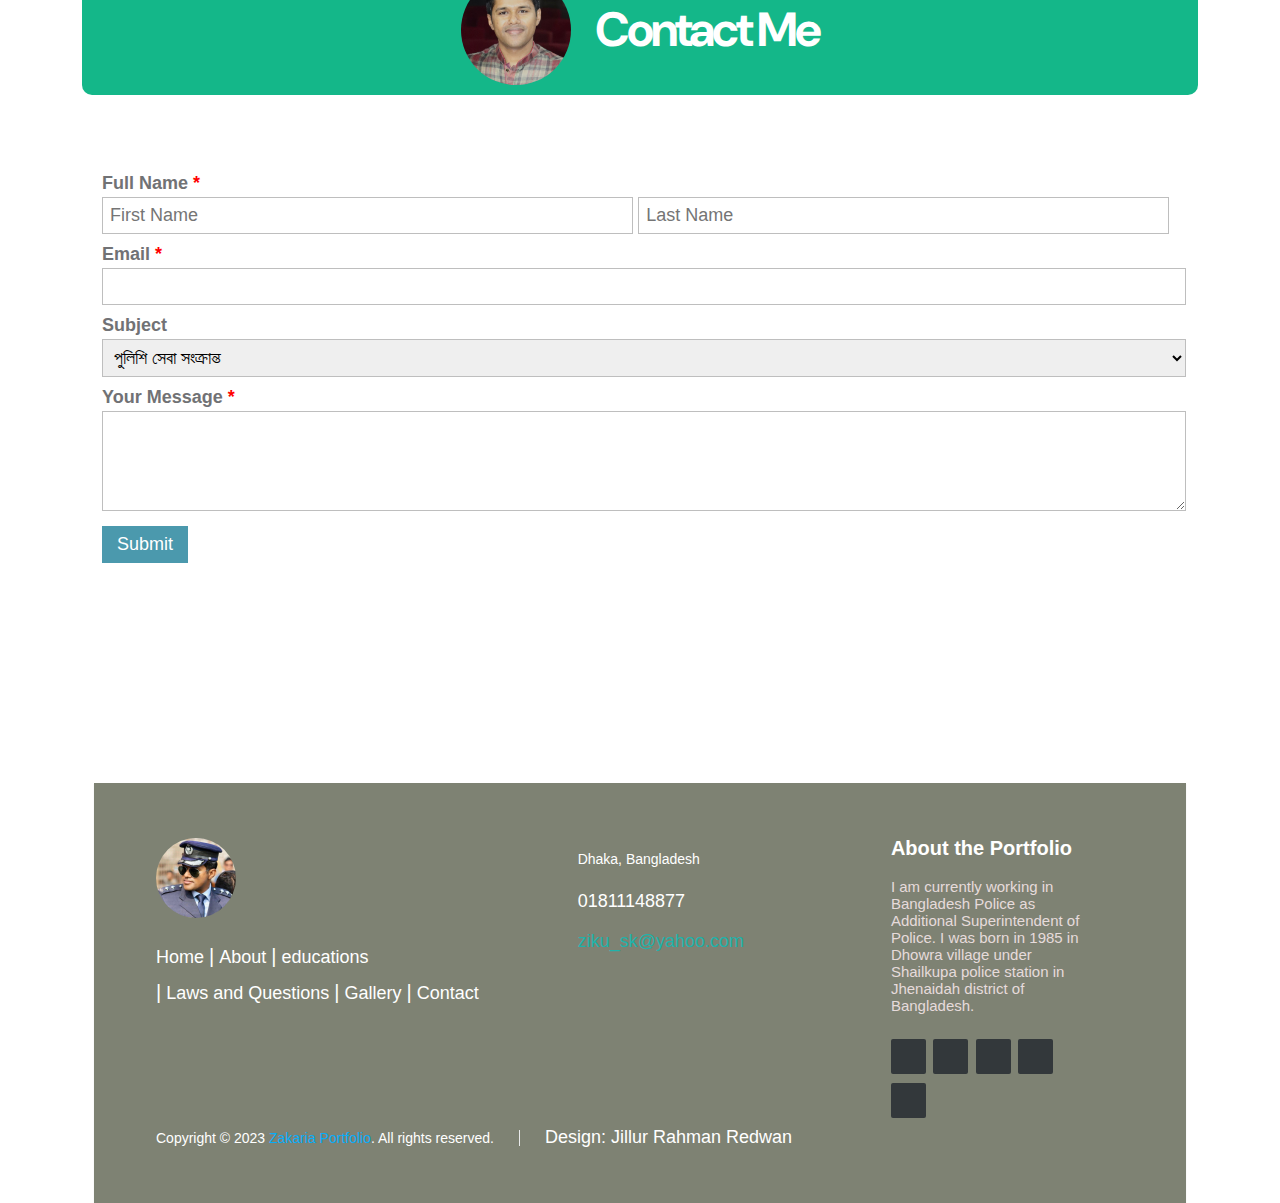
<file: blog5.html>
<!doctype html>
<html lang="en">
    <head>
        <meta charset="utf-8">
        <meta name="viewport" content="width=device-width, initial-scale=1">
        <meta name="description" content="">
        <meta name="author" content="Md. Zakaria Rahman Ziku">
        <title>অন্যান্য</title>
        <link href="https://fonts.googleapis.com/css2?family=DM+Sans:wght@400;500;700&display=swap" rel="stylesheet">
        <link href="css/bootstrap.min.css" rel="stylesheet">
        <link href="css/bootstrap-icons.css" rel="stylesheet">
        <link href="css/magnific-popup.css" rel="stylesheet">
        <link href="css/zakaria-portfolio.css" rel="stylesheet">
        <link rel="stylesheet" href="https://cdnjs.cloudflare.com/ajax/libs/font-awesome/6.4.2/css/all.min.css" integrity="sha512-z3gLpd7yknf1YoNbCzqRKc4qyor8gaKU1qmn+CShxbuBusANI9QpRohGBreCFkKxLhei6S9CQXFEbbKuqLg0DA==" crossorigin="anonymous" referrerpolicy="no-referrer" />
        <link rel="shortcut icon" href="images/happy-bearded-young-man.jpg" type="image/x-icon">
        <style>
            .navbar-nav .nav-link-temp2:after {
                content: "";
                background: #14b789;
                position: absolute;
                bottom: 6px;
                right: 0;
                left: 0;
                width: 100%;
                height: 2px;
            }
            .airticle-head{
                text-align: center;
                padding: 20px 0;
                letter-spacing: 0;
                background-color: rgb(168, 5, 133);
            }
            .airticle-body .airticle-img{
                width: 100%;
                max-width: 100%;
            }
            .article-content .airticle-img{
                width: 100%;
                max-width: 100%;
            }
            /* main content start*/
            .article-content{
                text-align: justify;
                background-color: rgba(6, 42, 247, 0.164);
                padding: 30px 20px 60px 20px;
                margin-top: -10px;
            }
            .article-content h5{
                color: rgb(163, 3, 3);
            }
            .article-content p{
                color: rgb(0, 0, 0);
            }
            .article-content span{
                font-weight: bolder;
                color: red;
            }
            .article-content .last1{
                font-weight: bolder;
                color: rgb(28, 136, 6);
            }
            .article-content .last2{
                font-weight: bolder;
                color: rgb(42, 9, 228);
            }
            /* main content end */
        </style>
    </head>
    <body>
        <section class="preloader">
            <div class="spinner">
                <span class="spinner-rotate"></span>    
            </div>
        </section>
        <nav class="navbar navbar-expand-lg"">
            <div class="container">
                <button class="navbar-toggler" type="button" data-bs-toggle="collapse" data-bs-target="#navbarNav" aria-controls="navbarNav" aria-expanded="false" aria-label="Toggle navigation">
                    <span class="navbar-toggler-icon"></span>
                </button>
                <a href="index.html" class="navbar-brand mx-auto mx-lg-0">Zakaria</a>
                <div class="d-flex align-items-center d-lg-none">
                    <i class="navbar-icon bi-telephone-plus me-3"></i>
                    <a class="custom-btn btn" href="#section_5">01811-148877</a>
                </div>
                <div class="collapse navbar-collapse" id="navbarNav">
                    <ul class="navbar-nav ms-lg-5">
                        <li class="nav-item"><a class="nav-link" href="index.html">Home</a></li>
                        <li class="nav-item"><a class="nav-link" href="index.html">About</a></li>
                        <li class="nav-item"><a class="nav-link" href="index.html">Educations</a></li>
                        <li class="nav-item"><a class="nav-link" href="index.html">Gallery</a></li>
                        <li class="nav-item"><a class="nav-link" href="#contact_blog">Contact</a></li>
                        <li class="nav-item dropdown drop-a"><a class="drop nav-link nav-link-temp2" href="blog1.html" data-bs-toggle="dropdown" style="color: #14b789;">Laws and Questions ></a>
                            <ul class="dropdown-menu">
                              <li><a class="dropdown-item" href="blog1.html">পুলিশি সেবা সংক্রান্ত</a></li>
                              <li><a class="dropdown-item " href="blog2.html">আইন সংক্রান্ত</a></li>
                              <li><a class="dropdown-item" href="blog3.html">জমি জমা সংক্রান্ত</a></li>
                              <li><a class="dropdown-item" href="blog4.html">টাকা পয়সা লেনদেন সংক্রান্ত</a></li>
                              <li><hr class="dropdown-divider"></li>
                              <li><a class="dropdown-item temp5 text-danger" href="blog5.html">অন্যান্য সেবাসমূহ</a></li>
                            </ul>
                        </li>
                    </ul>
                    <div class="d-lg-flex align-items-center d-none ms-auto">
                        <i class="navbar-icon bi-telephone-plus me-3"></i>
                        <a class="custom-btn btn" href="#section_5">
                            01811-148877
                        </a>
                    </div>
                </div>
            </div>
        </nav>
        <!-- Navber End -->

        
        <div class="container">
            <div class="airticle-body">
                <img class="airticle-img" src="images/Bangladesh_Police_Flag.png" alt="">
            </div>
            <h2 class="airticle-head">অন্যান্য সেবাসমূহ</h2>
            <div class="article-content">
                <h5>
                    পুলিশের অন্যন্য সেবাসমূহের মধ্যে নিম্নলিখিত ইউনিট নির্দিষ্ট সেবা প্রদান করে থাকে।
                </h5>
                <br>
                <p>
                    <span>১। ট্রাফিক পুলিশ: </span> এই ইউনিটটি ট্রাফিক শৃঙ্খলা বজায় রাখা, রাস্তার নিরাপত্তা নিশ্চিত করা এবং শহর ও গ্রামাঞ্চলে ট্রাফিক প্রবাহ পরিচালনার জন্য দায়ী।
                </p>
                <p>
                    <span>২। ট্যুরিস্ট পুলিশ: </span> এই বিশেষায়িত ইউনিট বাংলাদেশে আসা পর্যটকদের নিরাপত্তা ও নিরাপত্তা নিশ্চিত করে। তারা পর্যটকদের নির্দেশিকা, তথ্য এবং সহায়তা প্রদান করে।
                </p>
                <p>
                    <span>৩। ইন্ডাস্ট্রিয়াল পুলিশ:</span> ইন্ডাস্ট্রিয়াল পুলিশ এর লক্ষ্য শিল্প অঞ্চলের নিরাপত্তা ও নিরাপত্তা নিশ্চিত করা এবং শিল্প উন্নয়নের জন্য একটি অনুকূল পরিবেশের প্রচার করা।
                </p>
                <p>
                    <span>৪। নৌ পুলিশ:</span> বাংলাদেশে বিস্তৃত নদী নেটওয়ার্কের কারণে, নদী পুলিশ বিশেষ করে চোরাচালান ও অবৈধ কার্যকলাপের ক্ষেত্রে নদীগুলিতে টহল এবং নিরাপত্তা নিশ্চিত করার জন্য দায়ী।
                </p>
                <p>
                    <span>৫। ক্রিমিনাল ইনভেস্টিগেশন ডিপার্টমেন্ট (সিআইডি):</span> সিআইডি গুরুতর এবং জটিল অপরাধের তদন্তে মনোযোগ দেয়। এটি প্রধান ফৌজদারি মামলার সমাধান এবং আইন-শৃঙ্খলা রক্ষায় গুরুত্বপূর্ণ ভূমিকা পালন করে।
                </p>
                <p>
                    <span>৬। বিশেষ শাখা:</span> এই শাখাটি গোয়েন্দা তথ্য সংগ্রহ, সন্ত্রাসবিরোধী কার্যক্রম এবং রাজনৈতিক ও নিরাপত্তা পরিস্থিতি পর্যবেক্ষণে জড়িত।
                </p>
                <p>
                    <span>৭। কমিউনিটি পুলিশিং: </span> বাংলাদেশ পুলিশ আইন প্রয়োগকারী এবং সম্প্রদায়ের মধ্যে আস্থা ও সহযোগিতা গড়ে তোলার জন্য কমিউনিটি পুলিশিং-এও নিয়োজিত। এই পদ্ধতির লক্ষ্য স্থানীয় সমস্যা এবং উদ্বেগগুলিকে কার্যকরভাবে সমাধান করা।
                </p>
                <p>
                    <span>৮। নারী সহায়তা ও তদন্ত কেন্দ্র:</span> এই কেন্দ্রগুলো এমন নারীদের সহায়তা ও সহায়তা প্রদান করে যারা গার্হস্থ্য সহিংসতা, নির্যাতন এবং অন্যান্য অপরাধের শিকার। তারা নারীদের ঘটনা জানাতে এবং সাহায্য চাইতে একটি নিরাপদ স্থান প্রদান করে।
                </p>
                <p>
                    <span>৯। সাইবার ক্রাইম ইউনিট: </span> সাইবার ক্রাইম বৃদ্ধির সাথে সাথে, পুলিশ ডিজিটাল অপরাধ, অনলাইন জালিয়াতি এবং সাইবার তদন্ত পরিচালনার জন্য বিশেষ ইউনিট স্থাপন করেছে।
                </p>
                <p>
                    <span>১১। অ্যান্টি-টেরোরিজম ইউনিট:</span> এই ইউনিটটি দেশে সন্ত্রাসবাদ ও চরমপন্থী কার্যকলাপের মোকাবিলায়, সম্ভাব্য হুমকি প্রতিরোধ ও প্রতিক্রিয়া জানাতে কাজ করে।
                </p>
                <p>
                    <span>১২। পুলিশ প্রশিক্ষণ প্রতিষ্ঠান: </span> নতুন নিয়োগপ্রাপ্তদের শিক্ষিত ও প্রশিক্ষণ দেওয়ার পাশাপাশি বিভিন্ন স্তরে কর্মকর্তাদের চলমান পেশাগত উন্নয়ন প্রদানের জন্য বাংলাদেশ পুলিশের প্রশিক্ষণ প্রতিষ্ঠান রয়েছে।
                </p>
                <p class="last2">
                    এছাড়াও আইনি যেকোনো সহায়তা বা সহযোগিতার জন্য info@mdzakariarahman.com এর সাথে যোগাযোগ করার জন্য অনুরোধ করা হলোঃ 
                </p>
            </div>
        </div>



        <!-- Footer -->
        <section class="contact section-padding" id="contact_blog">            
                <div class="container">
                    <div class="section-title-wrap educations-temp d-flex justify-content-center align-items-center mb-5">
                        <img src="images/Ziku3.jpeg" class="avatar-image img-fluid" alt="">
                        <h2 class="text-white ms-4 mb-0">Contact Me</h2>
                    </div>
                    <form action="https://formspree.io/f/mwkdvdap"method="POST">
                        <ul class="form-style-1">
                            <li><label>Full Name <span class="required">*</span></label>
                                <input type="text" name="field1" class="field-divided" placeholder="First Name" /> 
                                <input type="text" name="field2" class="field-divided" placeholder="Last Name" />
                            </li>
                            <li>
                                <label>Email <span class="required">*</span></label>
                                <input type="email" name="field3" class="field-long" />
                            </li>
                            <li>
                                <label>Subject</label>
                                <select name="field4" class="field-select">
                                <option value="পুলিশি সেবা সংক্রান্ত">পুলিশি সেবা সংক্রান্ত</option>
                                <option value="আইন সংক্রান্ত">আইন সংক্রান্ত</option>
                                <option value="জমি জমা সংক্রান্ত">জমি জমা সংক্রান্ত</option>
                                <option value="টাকা পয়সা লেনদেন সংক্রান্ত">টাকা পয়সা লেনদেন সংক্রান্ত</option>
                                <option value="অন্যান্য">অন্যান্য</option>
                                </select>
                            </li>
                            <li>
                                <label>Your Message <span class="required">*</span></label>
                                <textarea name="field5" id="field5" class="field-long field-textarea"></textarea>
                            </li>
                            <li>
                                <input type="submit" value="Submit" />
                            </li>
                        </ul>
                    </form>
                </div>
        </section>
		<div class="container">
			<div class="container">
            <footer class="footer-distributed"id="">
                <div class="container">
                    <div class="footer-left">
                        <img src="images/happy-bearded-young-man.jpg" class="avatar-image avatar-image-large img-fluid" alt="">
                        <p class="footer-links">
                            <a href="#section_1" class="link-1">Home</a>	
                            <a href="#section_2">About</a>
                            <a href="#section_3">educations</a>
                            <a href="#">Laws and Questions</a>
                            <a href="#section_4">Gallery</a>
                            <a href="#section_5">Contact</a>
                        </p>
                    </div>
                    <div class="footer-center">
                        <div>
                            <i class="fa-solid fa-location-dot"></i>
                            <p><span>Dhaka, Bangladesh</p>
                        </div>
                        <div>
                            <i class="fa-solid fa-phone"></i>
                            <p>01811148877</p>
                        </div>
                        <div>
                            <i class="fa fa-envelope"></i>
                            <p><a href="mailto:ziku_sk@yahoo.com">ziku_sk@yahoo.com</a></p>
                        </div>
                    </div>
                    <div class="footer-right">
                        <p class="footer-company-about">
                            <span style="font-size: 20px;">About the Portfolio</span>
                            <p style="color: rgb(230, 219, 219); font-size: 15px;">I am currently working in Bangladesh Police as Additional Superintendent of Police. I was born in 1985 in Dhowra village under Shailkupa police station in Jhenaidah district of Bangladesh.</p>
                        </p>
                        <div class="footer-icons">
                            <a target="_blank" href="https://www.facebook.com/ziku.sk?mibextid=LQQJ4d"><i class="fa-brands fa-facebook"></i></a>
                            <a target="_blank" href="https://www.facebook.com/ZakariaRahmanZiku?mibextid=LQQJ4d"><i class="fa-brands fa-facebook"></i></a>
                            <a target="_blank" href="https://twitter.com/Ziku_ASP"><i class="fa-brands fa-twitter"></i></a>
                            <a target="_blank" href="https://www.linkedin.com/in/md-zakaria-rahman-ziku-93071129/"><i class="fa-brands fa-linkedin"></i></a>
                            <a target="_blank" href="https://www.instagram.com/zakariarahmanziku/?igshid=OGQ5ZDc2ODk2ZA%3D%3D"><i class="fa-brands fa-instagram"></i></a>
                            
                        </div>
                    </div>
                    <p class="mb-0">
                        <span class="copyright-text text-white">Copyright © 2023 <a href="#" style="color: rgb(7, 173, 250);">Zakaria Portfolio</a>. All rights reserved.</span>
                        <a rel="sponsored" href="https://facebook.com/jillurrahmanredwan" target="_blank" style="color: rgb(255, 255, 255);">Design: Jillur Rahman Redwan</a>
                    </p>
                </div>
		    </footer>
        </div>
        <!-- JAVASCRIPT FILES -->
        <script src="js/jquery.min.js"></script>
        <script src="js/bootstrap.min.js"></script>
        <script src="js/jquery.sticky.js"></script>
        <script src="js/jquery.magnific-popup.min.js"></script>
        <script src="js/magnific-popup-options.js"></script>
        <script src="js/custom.js"></script>











    </body>
</html>
</file>
<file: css/zakaria-portfolio.css>
:root {
  --white-color:                  #ffffff;
  --primary-color:                #535da1;
  --secondary-color:              #14B789;
  --section-bg-color:             #f9f9f9;
  --dark-color:                   #000000;
  --p-color:                      #717275;
  --border-color:                 #e9eaeb;
  --featured-border-color:        #727aab;
  --body-font-family:             'DM Sans', sans-serif;
  --h1-font-size:                 62px;
  --h2-font-size:                 48px;
  --h3-font-size:                 36px;
  --h4-font-size:                 32px;
  --h5-font-size:                 24px;
  --h6-font-size:                 22px;
  --p-font-size:                  18px;
  --menu-font-size:               12px;
  --copyright-font-size:          14px;
  --border-radius-large:          100px;
  --border-radius-medium:         20px;
  --border-radius-small:          10px;
  --font-weight-normal:           400;
  --font-weight-medium:           500;
  --font-weight-bold:             700;
}
body {
    background: var(--white-color);
    font-family: var(--body-font-family); 
}
/*---------------------------------------
  TYPOGRAPHY               
-----------------------------------------*/
h2,
h3,
h4,
h5,
h6 {
  color: var(--dark-color);
}
h1,
h2,
h3,
h4,
h5,
h6 {
  font-weight: var(--font-weight-bold);
  letter-spacing: -1px;
}
h1 {
  font-size: var(--h1-font-size);
  letter-spacing: -3px;
}
h2 {
  font-size: var(--h2-font-size);
  color: var(--secondary-color);
  letter-spacing: -3px;
}
h3 {
  font-size: var(--h3-font-size);
}
h4 {
  font-size: var(--h4-font-size);
}
h5 {
  font-size: var(--h5-font-size);
  line-height: normal;
}
h6 {
  font-size: var(--h6-font-size);
}
p {
  color: var(--p-color);
  font-size: var(--p-font-size);
  font-weight: var(--font-weight-normal);
}
ul li {
  color: var(--p-color);
  font-size: var(--p-font-size);
  font-weight: var(--font-weight-normal);
}
a, 
button {
  touch-action: manipulation;
  transition: all 0.3s;
}
a {
  color: var(--p-color);
  text-decoration: none;
}
a:hover {
  color: var(--secondary-color);
}
::selection {
  background: var(--secondary-color);
  color: var(--white-color);
}
::-moz-selection {
  background: var(--secondary-color);
  color: var(--white-color);
}
.section-padding {
  padding-top: 50px;
  padding-bottom: 200px;
}
.section-padd-profile{
  padding-top: 50px;
}
.section-padd-posting{
  padding-top: 10px;
  padding-bottom: 200px;
}
b,
strong {
  font-weight: var(--font-weight-bold);
}
.section-title-wrap {
  background: var(--secondary-color);
  border-radius: var(--border-radius-small);
  padding: 10px 30px;
}
/*--------------------------------------- AVATAR IMAGE -----------------------------*/
.avatar-image {
  border-radius: var(--border-radius-large);
  width: 110px;
  height: 110px;
  object-fit: cover;
}
.avatar-image-large {
  width: 80px;
  height: 80px;
}
/*---------------------------------------  PRE LOADER-------------------------*/
.preloader {
  position: fixed;
  top: 0;
  left: 0;
  width: 100%;
  height: 100%;
  z-index: 99999;
  display: flex;
  flex-flow: row nowrap;
  justify-content: center;
  align-items: center;
  background: none repeat scroll 0 0 var(--white-color);
}
.spinner {
  border: 1px solid red;
  border-radius: var(--border-radius-small);
  position: relative;
}
.spinner:before {
  content: '';
  box-sizing: border-box;
  position: absolute;
  top: 50%;
  left: 50%;
  width: 45px;
  height: 45px;
  margin-top: -10px;
  margin-left: -10px;
  border-radius: 50%;
  border: 1px solid var(--border-color);
  border-top-color: var(--white-color);
  animation: spinner .9s linear infinite;
}
@keyframes spinner {
  to {transform: rotate(360deg);}
}
/*---------------------------------------CUSTOM ICON------------------------------*/
.navbar-icon {
  background: var(--white-color);
  border-radius: var(--border-radius-large);
  color: var(--dark-color);
  width: 47px;
  height: 47px;
  line-height: 47px;
  text-align: center;
}
.is-sticky .navbar-icon {
  background: red;
  color: var(--white-color);
}
.form-check-icon {
  color: var(--secondary-color);
}
/*---------------------------------------CUSTOM BUTTON--------------------------------*/
.custom-btn,
.navbar .custom-btn {
  font-size: var(--p-font-size);
  font-weight: var(--font-weight-bold);
}
.navbar .custom-btn {
  background: transparent;
  border-width: 2px;
  border-style: solid;
  border-color: var(--white-color);
  color: var(--white-color);
  padding: 8px 22px;
}
.navbar .custom-btn:hover {
  background: var(--white-color);
  color: var(--secondary-color);
}
.custom-btn {
  background: var(--secondary-color);
  border-radius: var(--border-radius-large);
  color: var(--white-color);
  font-weight: var(--font-weight-bold);
  padding: 12px 24px;
}
.custom-btn:hover {
  background: var(--primary-color);
  box-shadow: 0 1rem 3rem rgba(0,0,0,.175);
  color: var(--white-color);
}
.custom-border-btn {
  background: transparent;
  border: 2px solid var(--border-color);
  color: var(--p-color);
}
.custom-border-btn:hover {
  background: var(--secondary-color);
  border-color: var(--secondary-color);
  color: var(--white-color);
}
.custom-link {
	background-color: var(--primary-color);
}
.custom-link:hover {
	background-color: var(--secondary-color);
}
/*---------------------------------------NAVIGATION--------------------------------*/
.sticky-wrapper {
  position: relative;
  z-index: 222;
  height: auto !important;
}
.is-sticky,
.is-sticky .navbar .container {
  background: rgb(255, 255, 255);
  box-shadow: 0 1rem 3rem rgb(0 0 0 / 18%);
}
.is-sticky .navbar-brand,
.is-sticky .navbar-brand:hover {
  color: var(--dark-color);
}
.is-sticky .navbar-nav .nav-link {
  color: black;
  font-weight: bold;
  font-size: 14px;
}
.is-sticky .navbar .custom-btn {
  border-color: var(--secondary-color);
  color: var(--secondary-color);
}
.is-sticky .navbar .custom-btn:hover {
  background: var(--secondary-color);
  color: var(--white-color);
}
.navbar {
  background: transparent;
  position: absolute;
  z-index: 9;
  right: 0;
  left: 0;
  transition: all 0.3s;
  padding-top: 0;
  padding-bottom: 0;
}
.navbar .container {
  border-bottom-left-radius: 10px;
  border-bottom-right-radius: 10px;
  padding: 0px 15px;
}
.navbar-brand {
  font-size: var(--h4-font-size);
  font-weight: var(--font-weight-bold);
}
.navbar-brand,
.navbar-brand:hover {
  color: var(--white-color);
}
.navbar-expand-lg .navbar-nav .nav-link {
  padding-right: 0;
  padding-left: 0;
  margin-right: 20px;
  margin-left: 20px;
}
.navbar-nav .nav-link {
  display: inline-block;
  color: var(--section-bg-color);
  text-transform: uppercase;
  position: relative;
  padding-top: 15px;
  padding-bottom: 15px;
  font-size: 14px;
  font-weight: bold;
}
.navbar-nav .nav-link::after {
  content: "";
  background: transparent;
  position: absolute;
  bottom: 6px;
  right: 0;
  left: 0;
  width: 100%;
  height: 2px;
}
.navbar-nav .nav-link.active::after, 
.navbar-nav .nav-link:hover::after {
  background: var(--secondary-color);
}
.navbar-nav .nav-link.active, 
.navbar-nav .nav-link:hover {
  color: var(--secondary-color);
}
.temp-menu .nav-link-temp:hover{
  color: red;
}

.navbar-toggler {
  border: 0;
  padding: 0;
  cursor: pointer;
  margin: 0;
  width: 30px;
  height: 35px;
  outline: none;
}
.navbar-toggler:focus {
  outline: none;
  box-shadow: none;
}
.navbar-toggler[aria-expanded="true"] .navbar-toggler-icon {
  background: transparent;
}
.navbar-toggler[aria-expanded="true"] .navbar-toggler-icon:before,
.navbar-toggler[aria-expanded="true"] .navbar-toggler-icon:after {
  transition: top 300ms 50ms ease, -webkit-transform 300ms 350ms ease;
  transition: top 300ms 50ms ease, transform 300ms 350ms ease;
  transition: top 300ms 50ms ease, transform 300ms 350ms ease, -webkit-transform 300ms 350ms ease;
  top: 0;
}
.navbar-toggler[aria-expanded="true"] .navbar-toggler-icon:before {
  transform: rotate(45deg);
}
.navbar-toggler[aria-expanded="true"] .navbar-toggler-icon:after {
  transform: rotate(-45deg);
}
.navbar-toggler .navbar-toggler-icon {
  background: var(--white-color);
  transition: background 10ms 300ms ease;
  display: block;
  width: 30px;
  height: 2px;
  position: relative;
}
.navbar-toggler .navbar-toggler-icon:before,
.navbar-toggler .navbar-toggler-icon:after {
  transition: top 300ms 350ms ease, -webkit-transform 300ms 50ms ease;
  transition: top 300ms 350ms ease, transform 300ms 50ms ease;
  transition: top 300ms 350ms ease, transform 300ms 50ms ease, -webkit-transform 300ms 50ms ease;
  position: absolute;
  right: 0;
  left: 0;
  background: var(--white-color);
  width: 30px;
  height: 2px;
  content: '';
}
.navbar-toggler .navbar-toggler-icon::before {
  top: -8px;
}
.navbar-toggler .navbar-toggler-icon::after {
  top: 8px;
}
/*--------------------------------------- HERO----------------------------------*/
.hero {
  background: rgb(10, 124, 10);
  position: relative;
  overflow: hidden;
  padding-top: 100px;
}
@media  screen and (min-width: 991px) {
  .hero {
    height: 100vh;
  }
}
.hero-text h2 {
  color: rgb(62, 4, 73);
  font-family: Arial, Helvetica, sans-serif;
  letter-spacing: 0.3px;
  display: inline-block;
  padding: 8px 24px;
  line-height: 20px;
  margin-left:95px;
}
.hero-text .hero-title {
	font-size: 35px;
}
.hero-text .designation {
  font-size: 30px;
}
.hero-text p {
  margin-left:115px;
  margin-top: 10px;
}
.hero-text {
  position: relative;
  z-index: 22;
  top: 70px;
}
.header-icons{
  margin-left:115px;
}
.header-icons a{
  font-size: 30px;
  color: rgb(131, 11, 11);
  letter-spacing: 10px;
  transition: 0.5s;
}
.header-icons a:hover{
  color: rgb(243, 243, 243);
}
.hero-image-wrap {
  background: rgb(204, 5, 5);
  border-radius: 100%;
  width: 350px;
  height: 350px;
  position: absolute;
  z-index: 22;
  top: -50px;
  right: 0;
  left: 0;
  margin: auto;
  pointer-events: none;
}
.hero-image {
  position: absolute;
  z-index: 22;
  top: 0px;
  left: -15px;
  width: 100%;
  min-width: 550px;
}
.profile-img img{
  background-origin: 50%;
}
.hero svg {
  position: absolute;
  z-index: 2;
  bottom: 0;
  right: 0;
  left: 0;
  overflow: hidden;
  height: 100%;
  pointer-events: none;
}
/*---------------------------------------ABOUT------------------------------*/
.profile-thumb {
  border: 1px solid var(--border-color);
  border-radius: var(--border-radius-medium);
  position: relative;
  overflow: hidden;
}
.profile-title {
  border-bottom: 1px solid var(--border-color);
  padding: 15px 30px;
}
.profile-small-title {
  border-right: 1px solid var(--border-color);
  color: var(--secondary-color);
  font-weight: var(--font-weight-bold);
  min-width: 140px;
  margin-right: 10px;
  padding: 13px 30px;
  display: inline-block;
}
.profile-body p {
  margin-bottom: 0;
}
.profile-body p:nth-of-type(even) {
  background: var(--white-color);
}
.about-image {
  border-radius: var(--border-radius-medium);
}
.about-thumb {
  padding-right: 20px;
  padding-left: 20px;
}
.text_justify{
  text-align: justify;
}
/*---------------------------------------works--------------------------------*/
.grid { 
  display: grid;
  grid-template-columns: repeat(auto-fill, minmax(160px, 1fr));
  grid-gap: 5px;
  align-items: center;
  }
.grid img {
  max-width: 50%;
}
.works-item-height {
	height: 200px;
}
.works-image {
  display: block;
  max-width: 120px;
  margin: auto;
  transition: all ease 0.2s;
}
.works-image:hover {
  transform: scale(1.2);
}
/*---------------------------------------educations--------------------------------*/
.educations,
.featured {
  background: var(--section-bg-color);
  border-top: 1px solid var(--border-color);
  border-bottom: 1px solid var(--border-color);
}
.educations-thumb {
  background: var(--white-color);
  border: 2px solid transparent;
  border-radius: var(--border-radius-medium);
  position: relative;
  overflow: hidden;
  margin-bottom: 24px;
  padding: 50px 10px;
  transition: all 0.5s;
}
.educations-thumb:hover {
  border: 2px solid var(--secondary-color);
  box-shadow: 0 1rem 3rem rgba(0,0,0,.175);
}
.educations-thumb:hover .educations-icon-wrap {
  background: var(--secondary-color);
  border-color: var(--secondary-color);
  color: var(--white-color);
}
.educations-thumb:hover .educations-icon {
  opacity: 1;
}
.educations-icon-wrap {
  border: 1px solid var(--border-color);
  border-radius: var(--border-radius-small);
  position: absolute;
  bottom: 0;
  right: 0;
  width: 50%;
  height: 55%;
  transform: rotate(-35deg) translateY(55px);
  transition: all ease 0.5s;
}
.educations-icon {
  width: 120px;
  position: relative;
  bottom: 100px;
  left: -0px;
  top: -10px;
  border-radius: 20%;
  opacity: 0;
  transition: all ease 1s;
  display: block;
  width: 100%;
}
.educations-thumb:hover .educations-price-wrap {
  background: var(--secondary-color);
}
.educations-thumb:hover .educations-price-overlay {
  background: var(--primary-color);
}
.educations-price-wrap {
  background: var(--primary-color);
  border-radius: var(--border-radius-medium);
  position: relative;
  overflow: hidden;
  padding: 6px 20px 6px 15px;
  transition: all ease 0.5s;
}
.educations-price-text {
  color: var(--white-color);
  font-size: var(--copyright-font-size);
  font-weight: var(--font-weight-bold);
}
.educations-price-overlay {
  background: var(--secondary-color);
  border-bottom-left-radius: 100%;
  position: absolute;
  top: 0;
  right: 0;
  width: 20px;
  height: 20px;
  pointer-events: none;
}
/*---------------------------------------gallery--------------------------------*/
.container {
  position: relative;
}
.mySlides {
  display: none;
  width: 50%;
  margin: 0 auto;
}
.mySlides img{
  width: 100%;
  height: auto;
}
.cursor {
  cursor: pointer;
}
.prev,
.next {
  cursor: pointer;
  position: absolute;
  top: 40%;
  width: auto;
  padding: 16px;
  color: rgb(247, 0, 0);
  font-weight: bold;
  font-size: 40px;
  border-radius: 0 3px 3px 0;
  user-select: none;
  -webkit-user-select: none;
}
.next {
  right: 12px;
  border-radius: 3px 0 0 3px;
}
.prev:hover,
.next:hover {
  background-color: rgba(0, 0, 0, 0.8);
}
.demo {
  opacity: 0.6;
}
.active,
.demo:hover {
  opacity: 1;
}
/*---------------------------------------form ----------------------------------*/
.form-style-1 {
	margin:10px auto;
	max-width: 100%;
	padding: 20px 12px 10px 20px;
	font: 13px "Lucida Sans Unicode", "Lucida Grande", sans-serif;
}
.form-style-1 li {
	padding: 0;
	display: block;
	list-style: none;
	margin: 10px 0 0 0;
}
.form-style-1 label{
	margin:0 0 3px 0;
	padding:0px;
	display:block;
	font-weight: bold;
}
.form-style-1 input[type=text], 
.form-style-1 input[type=date],
.form-style-1 input[type=datetime],
.form-style-1 input[type=number],
.form-style-1 input[type=search],
.form-style-1 input[type=time],
.form-style-1 input[type=url],
.form-style-1 input[type=email],
textarea, 
select{
	box-sizing: border-box;
	-webkit-box-sizing: border-box;
	-moz-box-sizing: border-box;
	border:1px solid #BEBEBE;
	padding: 7px;
	margin:0px;
	outline: none;	
}
.form-style-1 input[type=text]:focus, 
.form-style-1 input[type=date]:focus,
.form-style-1 input[type=datetime]:focus,
.form-style-1 input[type=number]:focus,
.form-style-1 input[type=search]:focus,
.form-style-1 input[type=time]:focus,
.form-style-1 input[type=url]:focus,
.form-style-1 input[type=email]:focus,
.form-style-1 textarea:focus, 
.form-style-1 select:focus{
	-moz-box-shadow: 0 0 8px #88D5E9;
	-webkit-box-shadow: 0 0 8px #88D5E9;
	box-shadow: 0 0 8px #88D5E9;
	border: 1px solid #88D5E9;
}
.form-style-1 .field-divided{
	width: 49%;
}
.form-style-1 .field-long{
	width: 100%;
}
.form-style-1 .field-select{
	width: 100%;
}
.form-style-1 .field-textarea{
	height: 100px;
}
.form-style-1 input[type=submit], .form-style-1 input[type=button]{
	background: #4B99AD;
	padding: 8px 15px 8px 15px;
	border: none;
	color: #fff;
}
.form-style-1 input[type=submit]:hover, .form-style-1 input[type=button]:hover{
	background: #4691A4;
	box-shadow:none;
	-moz-box-shadow:none;
	-webkit-box-shadow:none;
}
.form-style-1 .required{
	color:red;
}
/*---------------------------------------SITE FOOTER---------------------------------*/
.site-footer {
  border-top: 1px solid var(--border-color);
  padding-top: 50px;
  padding-bottom: 50px;
  text-align: center;
}
.site-footer-title {
  font-size: var(--menu-font-size);
  color: var(--dark-color);
  text-transform: uppercase;
}
.copyright-text-wrap p,
.copyright-text {
  font-size: var(--copyright-font-size);
}
.copyright-text {
  border-right: 1px solid var(--border-color);
  padding-right: 25px;
  margin-right: 20px;
}
.copyright-text-wrap a {
  font-weight: var(--font-weight-bold);
}
.footer-menu {
  margin: 0;
  padding: 0;
}
.footer-menu-item {
  list-style: none;
  display: inline-block;
  vertical-align: top;
}
.footer-menu-link {
  border: 1px solid var(--border-color);
  border-radius: var(--border-radius-medium);
  font-size: var(--copyright-font-size);
  font-weight: var(--font-weight-medium);
  display: inline-block;
  vertical-align: top;
  text-align: center;
  margin-right: 10px;
  margin-bottom: 10px;
  padding: 6px 14px;
  min-width: 70px;
}
.footer-menu-link:hover {
  background: var(--secondary-color);
  border-color: transparent;
  color: var(--white-color);
}
/*---------------------------------------SOCIAL ICON----------------------------------*/
.social-icon {
  margin: 0;
  padding: 0;
}
.social-icon-item {
  list-style: none;
  display: inline-block;
  vertical-align: top;
}
.social-icon-link {
  border: 1px solid var(--border-color);
  border-radius: var(--border-radius-large);
  font-size: var(--copyright-font-size);
  color: var(--dark-color);
  display: inline-block;
  vertical-align: top;
  margin: 2px 2px 5px 2px;
  width: 40px;
  height: 40px;
  line-height: 40px;
  text-align: center;
}
.social-icon-link:hover {
  background: var(--secondary-color);
  border-color: transparent;
  color: var(--white-color);
}
/*---------------------------------------footer-----------------------------------------*/
.footer-distributed{
	background: #181f048e;
	box-shadow: 0 1px 1px 0 rgba(0, 0, 0, 0.12);
	box-sizing: border-box;
	width: 100%;
	text-align: left;
	font: bold 16px sans-serif;
	padding: 55px 50px;
}
.footer-distributed .footer-left,
.footer-distributed .footer-center,
.footer-distributed .footer-right{
	display: inline-block;
	vertical-align: top;
}
.footer-distributed .footer-left{
	width: 40%;
}
.footer-distributed h3{
	color:  #ffffff;
	font: normal 36px 'Open Sans', cursive;
	margin: 0;
}
.footer-distributed h3 span{
	color:  lightseagreen;
}
.footer-distributed .footer-links{
	color:  #ffffff;
	margin: 20px 0 12px;
	padding: 0;
}
.footer-distributed .footer-links a{
	display:inline-block;
	line-height: 1.8;
  font-weight:400;
	text-decoration: none;
	color:  inherit;
}
.footer-distributed .footer-company-name{
	color:  #222;
	font-size: 14px;
	font-weight: normal;
	margin: 0;
}
.footer-distributed .footer-center{
	width: 35%;
}
.footer-distributed .footer-center i{
	background-color:  #33383b;
	color: #ffffff;
	font-size: 25px;
	width: 38px;
	height: 38px;
	border-radius: 50%;
	text-align: center;
	line-height: 42px;
	margin: 10px 15px;
	vertical-align: middle;
}
.footer-distributed .footer-center i.fa-envelope{
	font-size: 17px;
	line-height: 38px;
}
.footer-distributed .footer-center p{
	display: inline-block;
	color: #ffffff;
  font-weight:400;
	vertical-align: middle;
	margin:0;
}
.footer-distributed .footer-center p span{
	display:block;
	font-weight: normal;
	font-size:14px;
	line-height:2;
}
.footer-distributed .footer-center p a{
	color:  lightseagreen;
	text-decoration: none;;
}
.footer-distributed .footer-links a:before {
  content: "|";
  font-weight:300;
  font-size: 20px;
  left: 0;
  color: #fff;
  display: inline-block;
  padding-right: 5px;
}
.footer-distributed .footer-links .link-1:before {
  content: none;
}
.footer-distributed .footer-right{
	width: 20%;
}
.footer-distributed .footer-company-about{
	line-height: 20px;
	color:  #92999f;
	font-size: 13px;
	font-weight: normal;
	margin: 0;
}
.footer-distributed .footer-company-about span{
	display: block;
	color:  #ffffff;
	font-size: 14px;
	font-weight: bold;
	margin-bottom: 20px;
}
.footer-distributed .footer-icons{
	margin-top: 25px;
}
.footer-distributed .footer-icons a{
	display: inline-block;
	width: 35px;
	height: 35px;
	cursor: pointer;
	background-color:  #33383b;
	border-radius: 2px;
	font-size: 20px;
	color: #ffffff;
	text-align: center;
	line-height: 35px;
	margin-right: 3px;
	margin-bottom: 5px;
}
@media (max-width: 880px) {
	.footer-distributed{
		font: bold 14px sans-serif;
	}
	.footer-distributed .footer-left,
	.footer-distributed .footer-center,
	.footer-distributed .footer-right{
		display: block;
		width: 100%;
		margin-bottom: 40px;
		text-align: center;
	}
	.footer-distributed .footer-center i{
		margin-left: 0;
	}
}
/*---------------------------------------RESPONSIVE STYLES----------------------------------*/
@media screen and (min-width: 1600px) {
  .hero {
    padding-top: 380px;
    padding-bottom: 380px;
  }
  .hero-image-wrap {
    top: -50px;
    width: 400px;
    height: 400px;
  }
  .hero-image {
    min-width: 650px;
  }
  .hero-title,
	.hero h2 {
	  font-size: var(--h2-font-size);
	}
}
@media screen and (max-width: 991px) {
  h1 {
    font-size: 48px;
  }
  h2 {
    font-size: 36px;
  }
  h3 {
    font-size: 32px;
  }
  h4 {
    font-size: 28px;
  }
  h5 {
    font-size: 20px;
  }
  h6 {
    font-size: 18px;
  }
  .section-padding {
    padding-top: 60px;
    padding-bottom: 60px;
  }
  .custom-btn,
  .navbar .custom-btn {
    font-size: var(--copyright-text-font-size);
    padding: 8px 16px;
  }
  .navbar .container {
    background: var(--white-color);
  }
  .navbar-brand,
  .navbar-brand:hover {
    color: var(--dark-color);
  }
  .navbar-icon {
    background: var(--secondary-color);
    color: var(--white-color);
    width: 44px;
    height: 44px;
    line-height: 44px;
  }
  .navbar .custom-btn {
    border-color: var(--secondary-color);
    color: var(--secondary-color);
  }
  .navbar-toggler .navbar-toggler-icon,
  .navbar-toggler .navbar-toggler-icon:before,
  .navbar-toggler .navbar-toggler-icon:after {
    background: var(--dark-color);
  }
  .navbar-expand-lg .navbar-nav .nav-link {
    margin-left: 0;
  }
  .navbar-nav .nav-link {
    color: var(--p-color);
    padding-top: 10px;
    padding-bottom: 10px;
  }
  .hero-text h2 {
    color: rgb(1, 225, 255);
    letter-spacing: 0.3px;
    display: inline-block;
    padding: 8px 18px;
    line-height: 0px;
    margin-left: 95px;
}
  .hero {
    padding-top: 150px;
    padding-bottom: 400px;
  }
   .hero-text {
    top: 0;
    margin-bottom: 120px;
  }
  .hero-title-wrap .hero-title{
    font-size: 20px;
    letter-spacing: 1px;
    margin-left: 10px;
  }
  .hero-text .hero-p {
    font-size: 13px;
    margin-left: 100px;
  }
  .hero-text .heading {
    font-size: 25px;
    margin-top: -20px;
    color: rgb(2, 228, 32);
  }
  .hero-text .designation {
    color: rgb(2, 162, 255);
  }
  .header-icons a{
    font-size: 30px;
  }
  .btn-btn{
    font-size: 15px;
    background-color: rgba(89, 0, 253, 0.404);
    margin-left: 10px;
  }
  .about-thumb {
    padding-right: 0;
    padding-left: 0;
  }
  .about-numbers {
    font-size: 42px;
  }
  .educations-thumb-up {
    bottom: 0;
    margin-bottom: 32px;
  }
  .educations-thumb {
    margin-bottom: 25px;
    padding-bottom: 35px;
  }
  .educations-icon-wrap {
    width: 45%;
    height: 60%;
  }
  .educations .col-lg-10 .row .col-lg-6:last-child,
  .projects .col-lg-4:last-child {
    margin-bottom: 0;
  }
  .mySlides img{
    width: 100%;
    height: auto;
  }
  .contact-info {
    border-radius: 0 0 var(--border-radius-small) var(--border-radius-small);
    padding: 40px 30px;
  }
  .contact-info-border-start {
    border-right: 0;
    border-bottom: 1px solid var(--border-color);
    border-radius: var(--border-radius-small) var(--border-radius-small) 0 0;
  }
}
@media screen and (max-width: 575px) {
  .navbar .container {
    margin-right: 0px;
    margin-left: 0px;
  }
}
@media screen and (max-width: 480px) {
  h1 {
    font-size: 40px;
  }
  h2 {
    font-size: 28px;
  }
  h3 {
    font-size: 26px;
  }
  h4 {
    font-size: 22px;
  }
  h5 {
    font-size: 20px;
  }
  .custom-btn,
  .navbar .custom-btn {
    font-size: 13px;
    padding: 6px 12px;
  }
  .navbar-icon {
    font-size: var(--copyright-font-size);
    width: 35.5px;
    height: 35.5px;
    line-height: 35.5px;
  }
  .hero-image-wrap {
      top: 0px;
      width: 300px;
      height: 300px;
  }
  .hero-image {
    min-width: inherit;
    left: 5px;
  }
}
</file>
